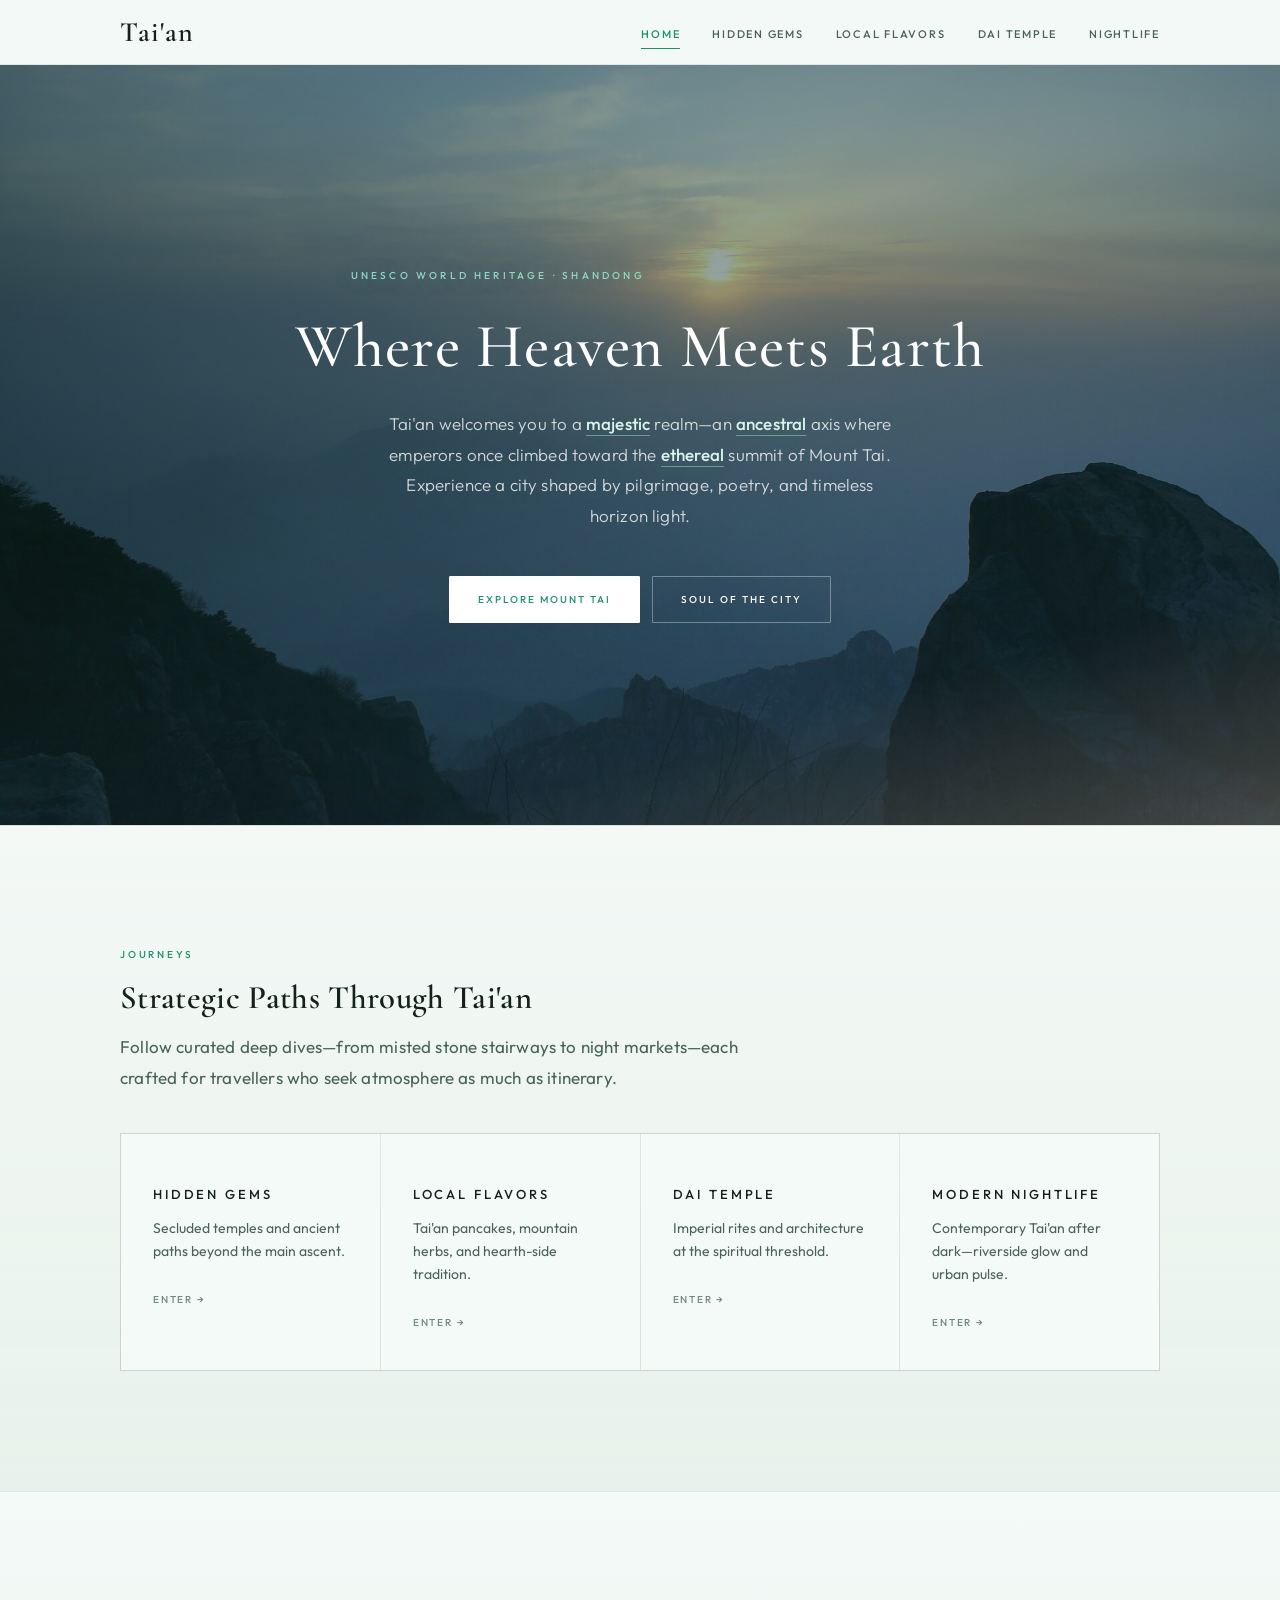
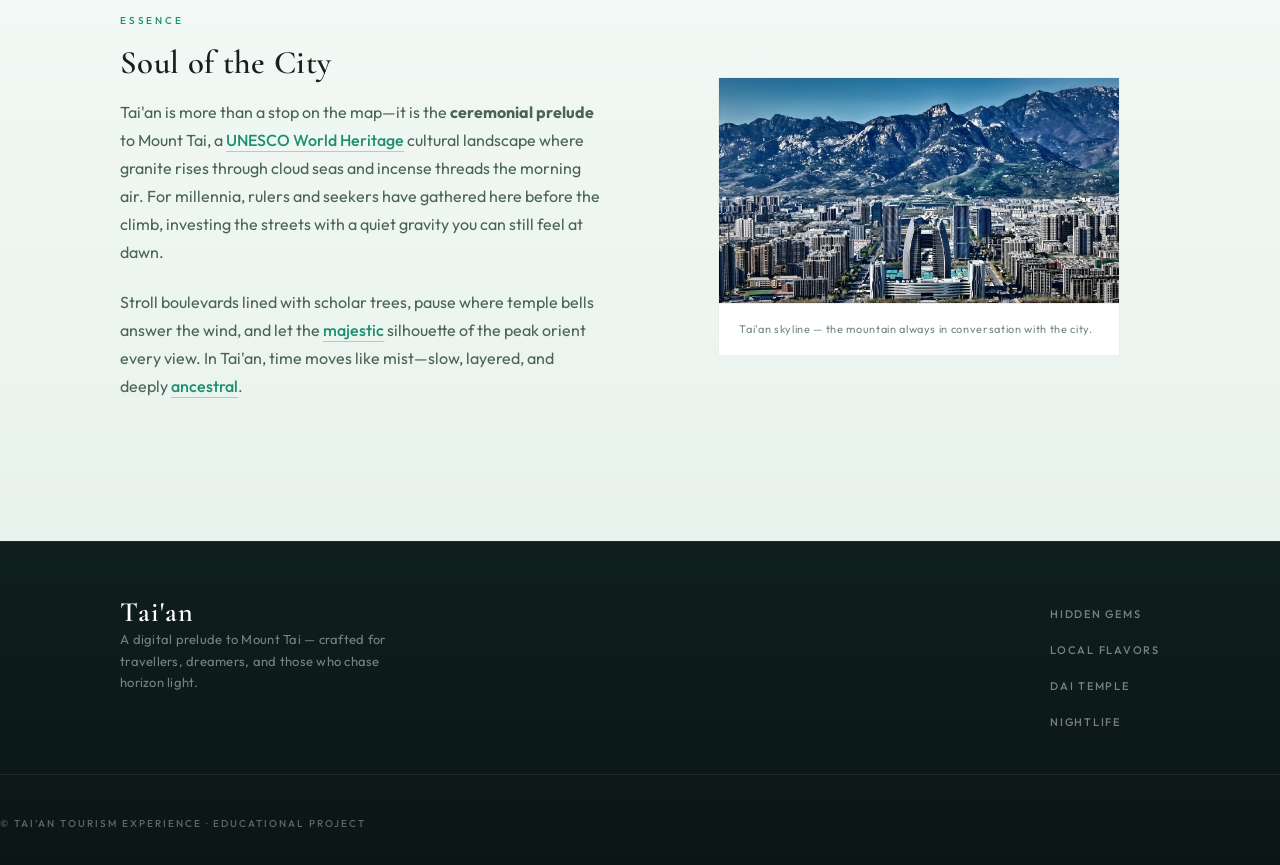
<file: index.html>
<!DOCTYPE html>
<html lang="en">
  <head>
    <meta charset="utf-8" />
    <meta name="viewport" content="width=device-width, initial-scale=1" />
    <meta
      name="description"
      content="Discover Tai'an — gateway to majestic Mount Tai, a UNESCO World Heritage landscape of ancestral spirit and ethereal beauty in Shandong, China."
    />
    <title>Tai'an | Majestic Gateway to Mount Tai</title>

    <!-- Google tag (gtag.js) -->
    <script async src="https://www.googletagmanager.com/gtag/js?id=G-R929XEPB9V"></script>
    <script>
      window.dataLayer = window.dataLayer || [];
      function gtag(){dataLayer.push(arguments);}
      gtag('js', new Date());

      gtag('config', 'G-R929XEPB9V');
    </script>

    <link rel="preconnect" href="https://fonts.googleapis.com" />
    <link rel="preconnect" href="https://fonts.gstatic.com" crossorigin />
    <link
      href="https://fonts.googleapis.com/css2?family=Cormorant+Garamond:ital,wght@0,400;0,500;0,600;0,700;1,400;1,500&family=Outfit:wght@300;400;500;600&display=swap"
      rel="stylesheet"
    />
    <link rel="stylesheet" href="css/style.css" />
  </head>
  <body class="page-shell">
    <header class="site-header" role="banner">
      <div class="wrap header-inner">
        <a class="logo" href="index.html">Tai'an</a>
        <button
          type="button"
          class="nav-toggle"
          aria-expanded="false"
          aria-controls="primary-navigation"
          aria-label="Open menu"
        >
          <span class="nav-toggle-bar" aria-hidden="true"></span>
        </button>
        <nav class="main-nav" id="primary-navigation" aria-label="Primary">
          <ul>
            <li><a href="index.html" class="is-active">Home</a></li>
            <li><a href="hidden-gems.html">Hidden Gems</a></li>
            <li><a href="local-flavors.html">Local Flavors</a></li>
            <li><a href="historical-landmarks.html">Dai Temple</a></li>
            <li><a href="modern-nightlife.html">Nightlife</a></li>
          </ul>
        </nav>
      </div>
    </header>

    <main id="main-content">
      <section class="hero" aria-labelledby="hero-heading">
        <div class="hero-inner">
          <p class="hero-eyebrow">UNESCO World Heritage · Shandong</p>
          <h1 id="hero-heading">Where Heaven Meets Earth</h1>
          <p class="lead">
            Tai'an welcomes you to a <span class="accent-word">majestic</span> realm—an
            <span class="accent-word">ancestral</span> axis where emperors once climbed toward the
            <span class="accent-word">ethereal</span> summit of Mount Tai. Experience a city shaped
            by pilgrimage, poetry, and timeless horizon light.
          </p>
          <div class="hero-cta">
            <a class="btn btn-primary" href="hidden-gems.html">Explore Mount Tai</a>
            <a class="btn btn-ghost" href="#soul">Soul of the City</a>
          </div>
        </div>
      </section>

      <section class="explore-section stack-lg" aria-labelledby="explore-heading">
        <div class="wrap">
          <p class="section-label">Journeys</p>
          <h2 id="explore-heading">Strategic Paths Through Tai'an</h2>
          <p class="lead flow-bottom">
            Follow curated deep dives—from misted stone stairways to night markets—each crafted for
            travellers who seek atmosphere as much as itinerary.
          </p>
          <div class="card-grid">
            <a class="explore-card" href="hidden-gems.html">
              <h3>Hidden Gems</h3>
              <p>Secluded temples and ancient paths beyond the main ascent.</p>
              <span class="card-link">Enter →</span>
            </a>
            <a class="explore-card" href="local-flavors.html">
              <h3>Local Flavors</h3>
              <p>Tai'an pancakes, mountain herbs, and hearth-side tradition.</p>
              <span class="card-link">Enter →</span>
            </a>
            <a class="explore-card" href="historical-landmarks.html">
              <h3>Dai Temple</h3>
              <p>Imperial rites and architecture at the spiritual threshold.</p>
              <span class="card-link">Enter →</span>
            </a>
            <a class="explore-card" href="modern-nightlife.html">
              <h3>Modern Nightlife</h3>
              <p>Contemporary Tai'an after dark—riverside glow and urban pulse.</p>
              <span class="card-link">Enter →</span>
            </a>
          </div>
        </div>
      </section>

      <section id="soul" class="soul-section stack-lg" aria-labelledby="soul-heading">
        <div class="wrap soul-grid">
          <div>
            <p class="section-label">Essence</p>
            <h2 id="soul-heading">Soul of the City</h2>
            <p>
              Tai'an is more than a stop on the map—it is the
              <strong>ceremonial prelude</strong> to Mount Tai, a
              <span class="accent-word">UNESCO World Heritage</span> cultural landscape where
              granite rises through cloud seas and incense threads the morning air. For millennia,
              rulers and seekers have gathered here before the climb, investing the streets with a
              quiet gravity you can still feel at dawn.
            </p>
            <p>
              Stroll boulevards lined with scholar trees, pause where temple bells answer the wind,
              and let the <span class="accent-word">majestic</span> silhouette of the peak orient
              every view. In Tai'an, time moves like mist—slow, layered, and deeply
              <span class="accent-word">ancestral</span>.
            </p>
          </div>
          <figure class="figure-frame media-bleed">
            <img
              src="images/taian-cityscape-skyline.jpg"
              alt="Tai'an city skyline with Mount Tai visible in soft haze beyond the urban buildings"
              width="640"
              height="420"
            />
            <figcaption>Tai'an skyline — the mountain always in conversation with the city.</figcaption>
          </figure>
        </div>
      </section>
    </main>

    <footer class="site-footer" role="contentinfo">
      <div class="wrap footer-inner">
        <div>
          <a class="logo" href="index.html">Tai'an</a>
          <p class="footer-meta">
            A digital prelude to Mount Tai — crafted for travellers, dreamers, and those who chase
            horizon light.
          </p>
        </div>
        <nav aria-label="Footer">
          <ul class="main-nav footer-nav">
            <li><a href="hidden-gems.html">Hidden Gems</a></li>
            <li><a href="local-flavors.html">Local Flavors</a></li>
            <li><a href="historical-landmarks.html">Dai Temple</a></li>
            <li><a href="modern-nightlife.html">Nightlife</a></li>
          </ul>
        </nav>
      </div>
      <div class="wrap footer-copy">© Tai'an Tourism Experience · Educational Project</div>
    </footer>

    <script src="js/main.js"></script>
  </body>
</html>
</file>
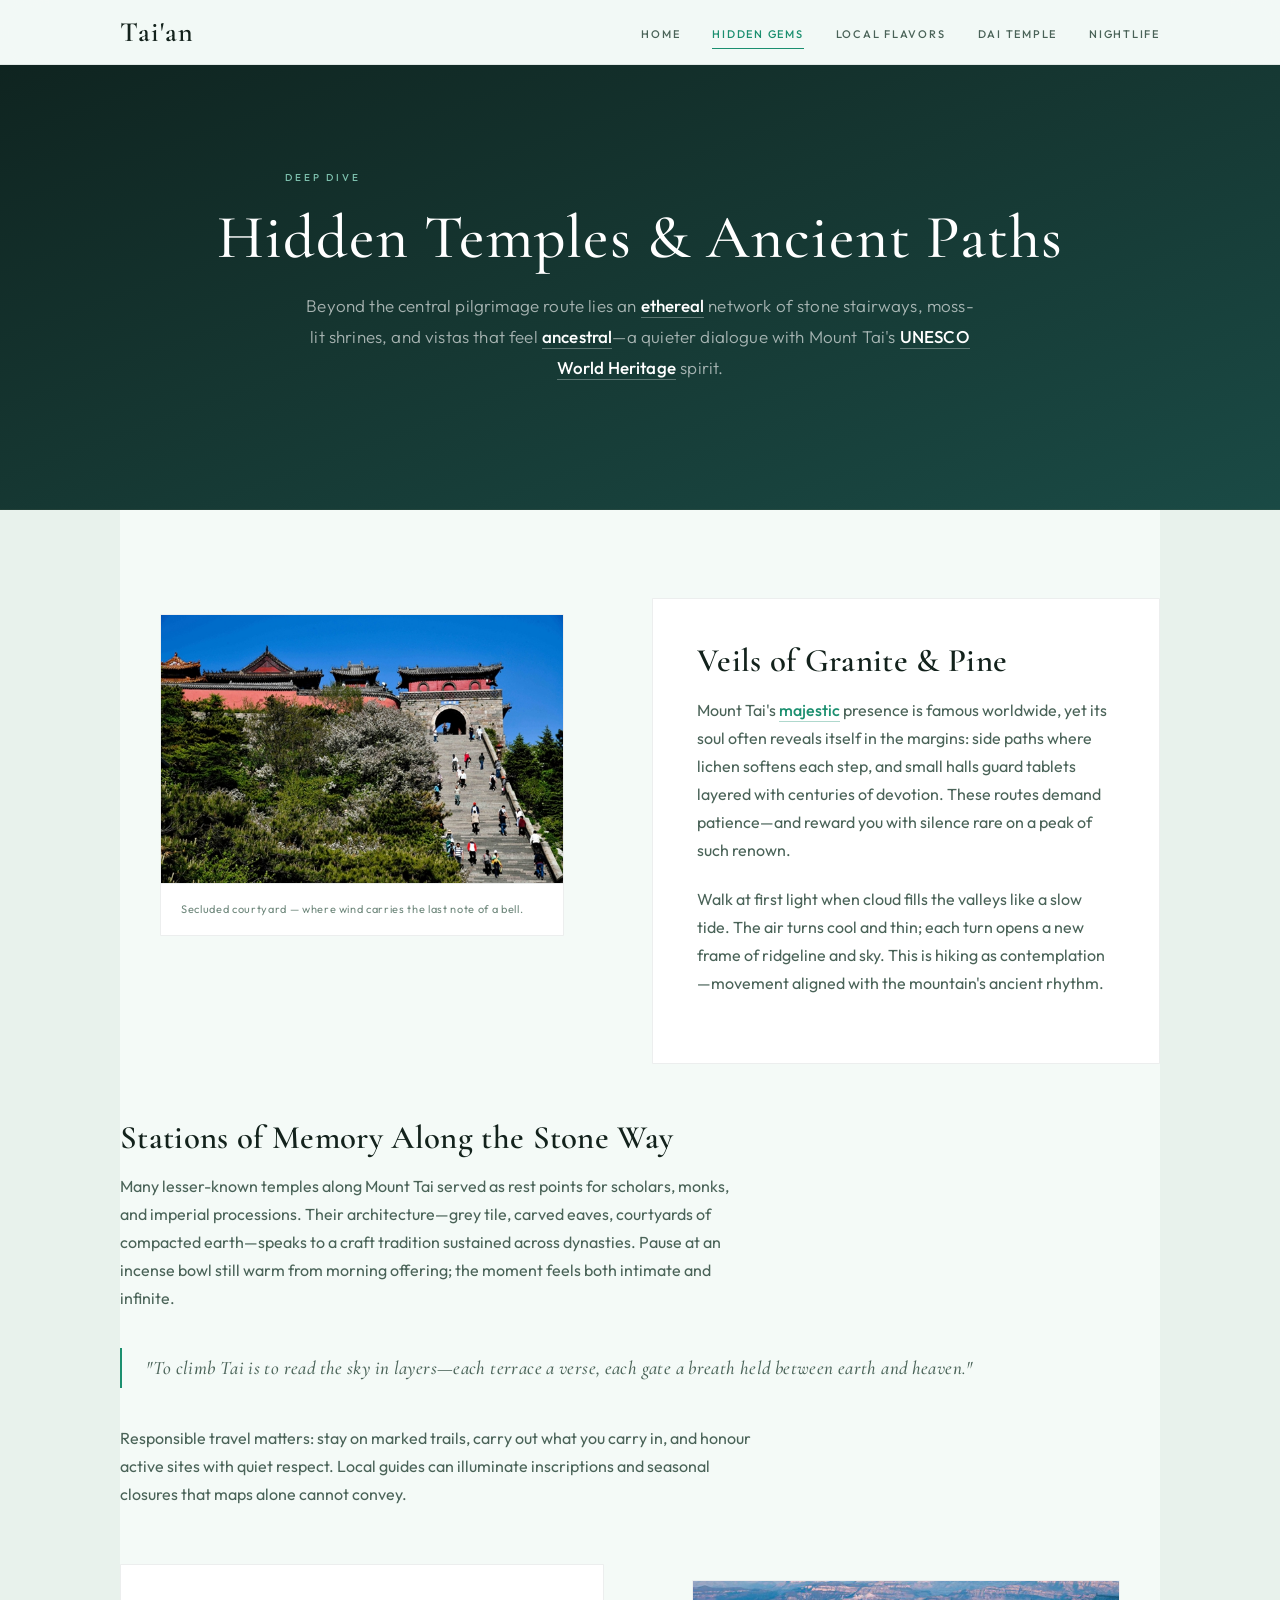
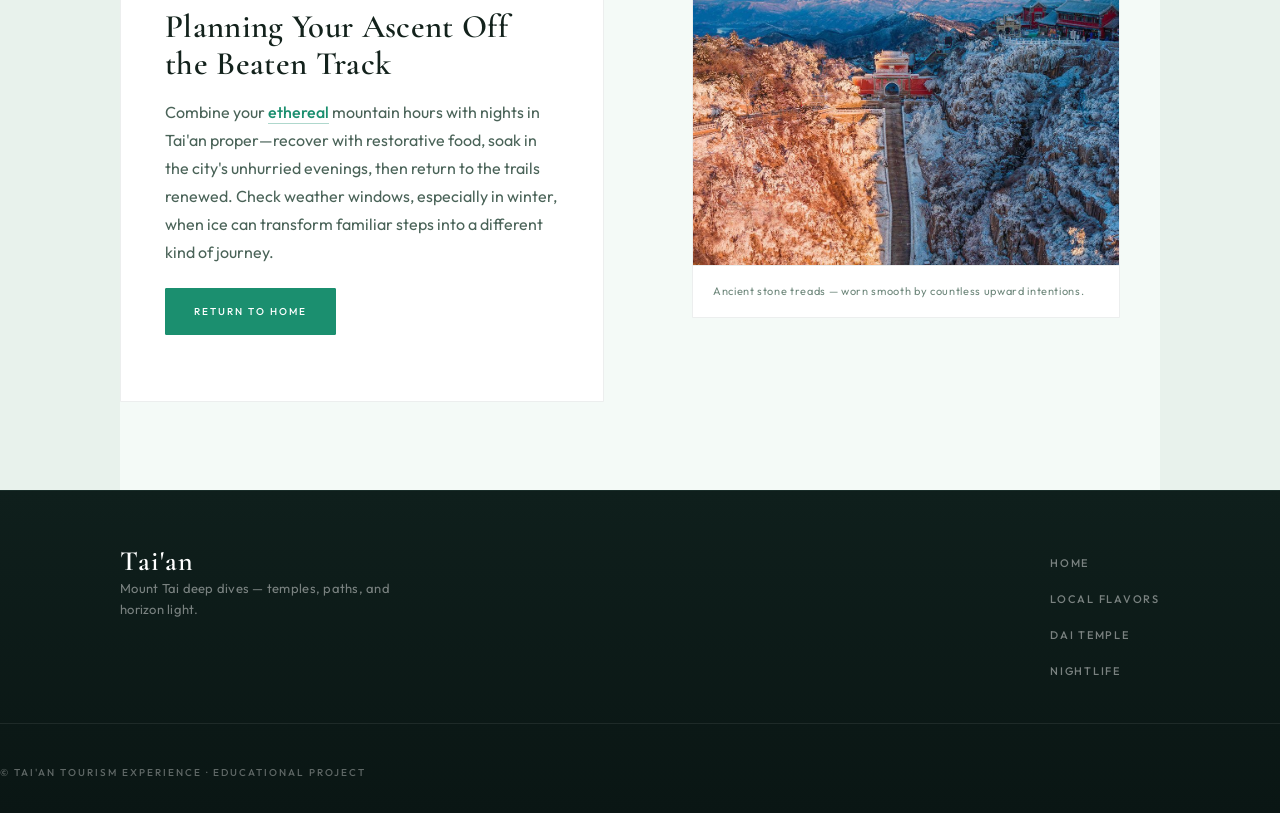
<file: hidden-gems.html>
<!DOCTYPE html>
<html lang="en">
  <head>
    <meta charset="utf-8" />
    <meta name="viewport" content="width=device-width, initial-scale=1" />
    <meta
      name="description"
      content="Hidden temples and ancient paths of Mount Tai — an ethereal deep dive into Tai'an's UNESCO World Heritage mountain beyond the crowded routes."
    />
    <title>Hidden Gems | Temples &amp; Ancient Paths of Mount Tai</title>

    <!-- Google tag (gtag.js) -->
    <script async src="https://www.googletagmanager.com/gtag/js?id=G-R929XEPB9V"></script>
    <script>
      window.dataLayer = window.dataLayer || [];
      function gtag(){dataLayer.push(arguments);}
      gtag('js', new Date());

      gtag('config', 'G-R929XEPB9V');
    </script>

    <link rel="preconnect" href="https://fonts.googleapis.com" />
    <link rel="preconnect" href="https://fonts.gstatic.com" crossorigin />
    <link
      href="https://fonts.googleapis.com/css2?family=Cormorant+Garamond:ital,wght@0,400;0,500;0,600;0,700;1,400;1,500&family=Outfit:wght@300;400;500;600&display=swap"
      rel="stylesheet"
    />
    <link rel="stylesheet" href="css/style.css" />
  </head>
  <body class="page-shell">
    <header class="site-header" role="banner">
      <div class="wrap header-inner">
        <a class="logo" href="index.html">Tai'an</a>
        <button
          type="button"
          class="nav-toggle"
          aria-expanded="false"
          aria-controls="primary-navigation"
          aria-label="Open menu"
        >
          <span class="nav-toggle-bar" aria-hidden="true"></span>
        </button>
        <nav class="main-nav" id="primary-navigation" aria-label="Primary">
          <ul>
            <li><a href="index.html">Home</a></li>
            <li><a href="hidden-gems.html" class="is-active">Hidden Gems</a></li>
            <li><a href="local-flavors.html">Local Flavors</a></li>
            <li><a href="historical-landmarks.html">Dai Temple</a></li>
            <li><a href="modern-nightlife.html">Nightlife</a></li>
          </ul>
        </nav>
      </div>
    </header>

    <main id="main-content">
      <header class="page-hero">
        <div class="wrap">
          <p class="section-label">Deep Dive</p>
          <h1>Hidden Temples &amp; Ancient Paths</h1>
          <p class="lead">
            Beyond the central pilgrimage route lies an <span class="accent-word">ethereal</span>
            network of stone stairways, moss-lit shrines, and vistas that feel
            <span class="accent-word">ancestral</span>—a quieter dialogue with Mount Tai's
            <span class="accent-word">UNESCO World Heritage</span> spirit.
          </p>
        </div>
      </header>

      <article class="article-main wrap">
        <div class="content-block split-feature">
          <figure class="figure-frame">
            <img
              src="images/mount-tai-hidden-temple.jpg"
              alt="Ancient stone temple courtyard tucked among pine trees on a mist-shrouded Mount Tai hillside"
              width="520"
              height="360"
            />
            <figcaption>Secluded courtyard — where wind carries the last note of a bell.</figcaption>
          </figure>
          <div class="glass-panel">
            <h2>Veils of Granite &amp; Pine</h2>
            <p>
              Mount Tai's <span class="accent-word">majestic</span> presence is famous worldwide, yet
              its soul often reveals itself in the margins: side paths where lichen softens each
              step, and small halls guard tablets layered with centuries of devotion. These routes
              demand patience—and reward you with silence rare on a peak of such renown.
            </p>
            <p>
              Walk at first light when cloud fills the valleys like a slow tide. The air turns cool
              and thin; each turn opens a new frame of ridgeline and sky. This is hiking as
              contemplation—movement aligned with the mountain's ancient rhythm.
            </p>
          </div>
        </div>

        <div class="content-block">
          <h2>Stations of Memory Along the Stone Way</h2>
          <p>
            Many lesser-known temples along Mount Tai served as rest points for scholars, monks, and
            imperial processions. Their architecture—grey tile, carved eaves, courtyards of
            compacted earth—speaks to a craft tradition sustained across dynasties. Pause at an
            incense bowl still warm from morning offering; the moment feels both intimate and
            infinite.
          </p>
          <blockquote class="quote-block">
            "To climb Tai is to read the sky in layers—each terrace a verse, each gate a breath held
            between earth and heaven."
          </blockquote>
          <p>
            Responsible travel matters: stay on marked trails, carry out what you carry in, and
            honour active sites with quiet respect. Local guides can illuminate inscriptions and
            seasonal closures that maps alone cannot convey.
          </p>
        </div>

        <div class="content-block split-feature">
          <div class="glass-panel">
            <h2>Planning Your Ascent Off the Beaten Track</h2>
            <p>
              Combine your <span class="accent-word">ethereal</span> mountain hours with nights in
              Tai'an proper—recover with restorative food, soak in the city's unhurried evenings,
              then return to the trails renewed. Check weather windows, especially in winter, when
              ice can transform familiar steps into a different kind of journey.
            </p>
            <p>
              <a class="btn btn-primary" href="index.html">Return to Home</a>
            </p>
          </div>
          <figure class="figure-frame">
            <img
              src="images/mount-tai-ancient-stone-path.jpg"
              alt="Weathered granite steps winding upward through pine forest on Mount Tai's ancient hiking path"
              width="520"
              height="360"
            />
            <figcaption>Ancient stone treads — worn smooth by countless upward intentions.</figcaption>
          </figure>
        </div>
      </article>
    </main>

    <footer class="site-footer" role="contentinfo">
      <div class="wrap footer-inner">
        <div>
          <a class="logo" href="index.html">Tai'an</a>
          <p class="footer-meta">Mount Tai deep dives — temples, paths, and horizon light.</p>
        </div>
        <nav aria-label="Footer">
          <ul class="main-nav footer-nav">
            <li><a href="index.html">Home</a></li>
            <li><a href="local-flavors.html">Local Flavors</a></li>
            <li><a href="historical-landmarks.html">Dai Temple</a></li>
            <li><a href="modern-nightlife.html">Nightlife</a></li>
          </ul>
        </nav>
      </div>
      <div class="wrap footer-copy">© Tai'an Tourism Experience · Educational Project</div>
    </footer>

    <script src="js/main.js"></script>
  </body>
</html>
</file>
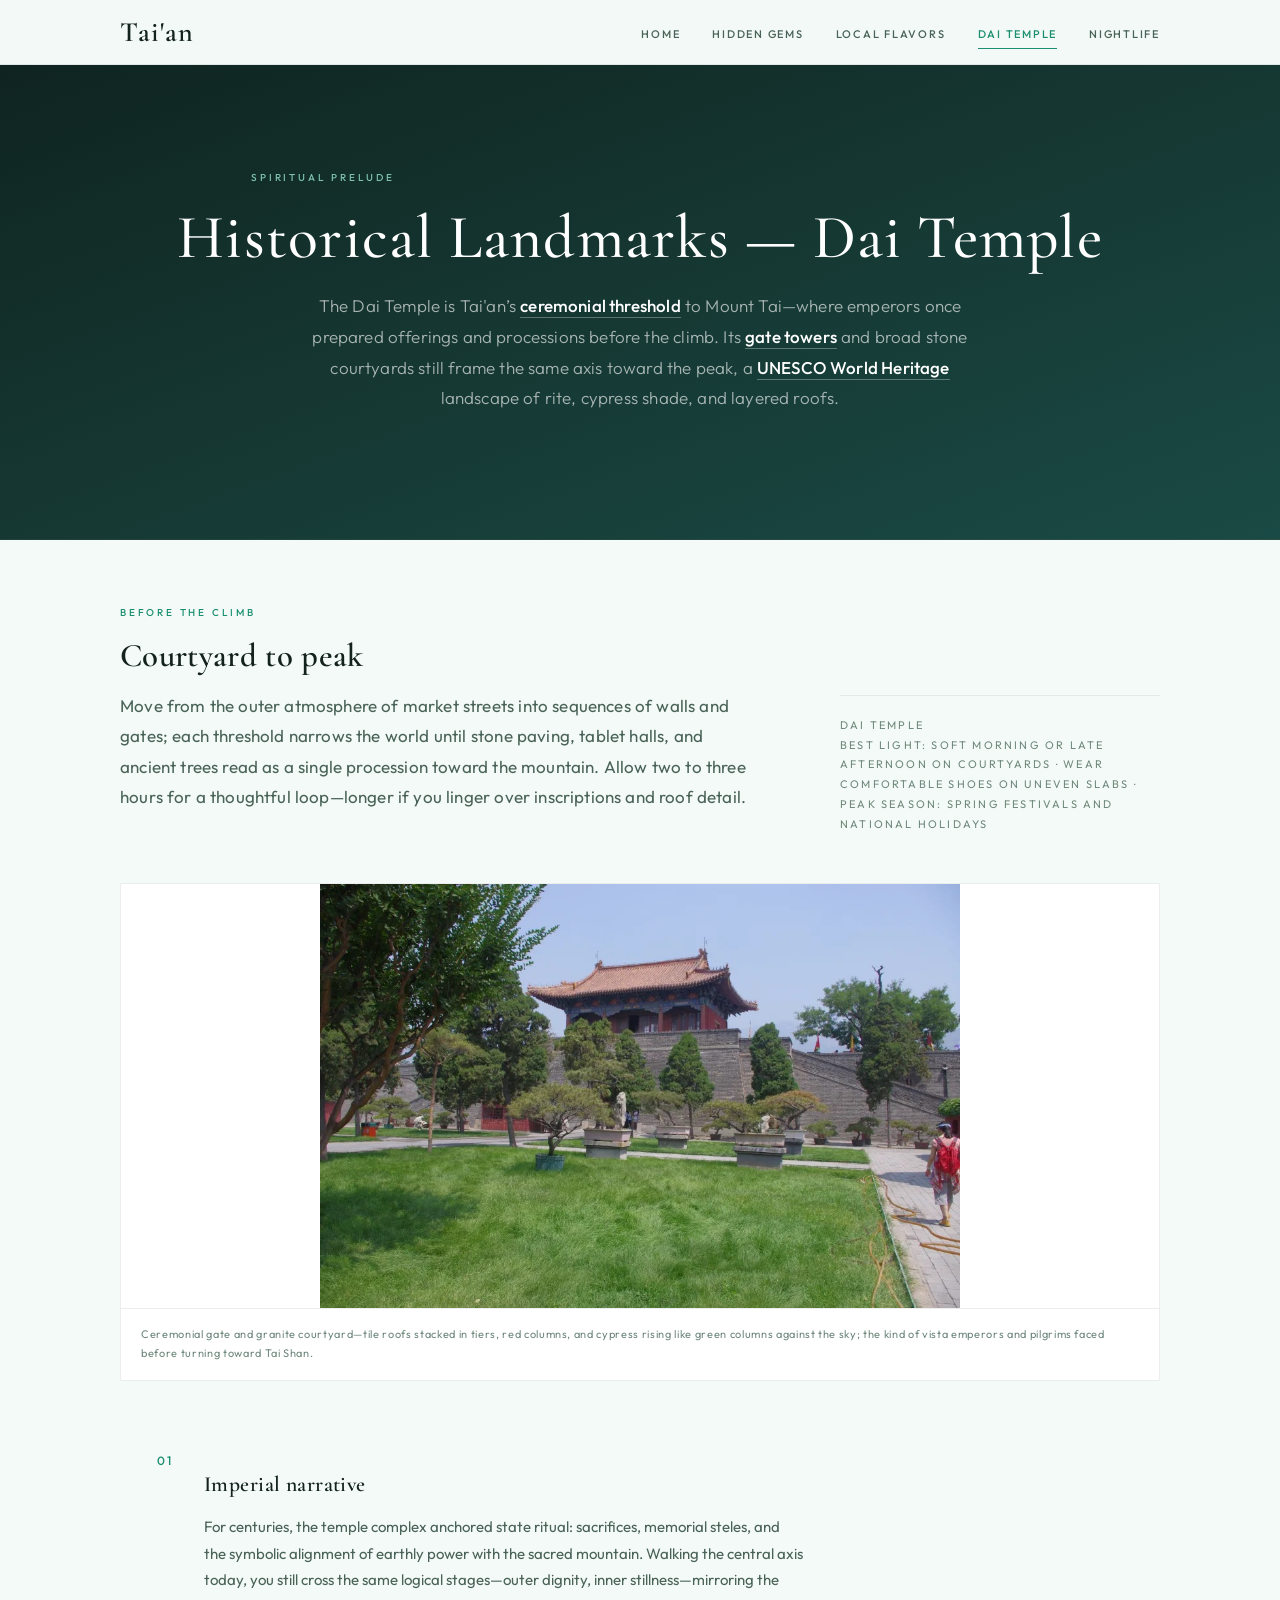
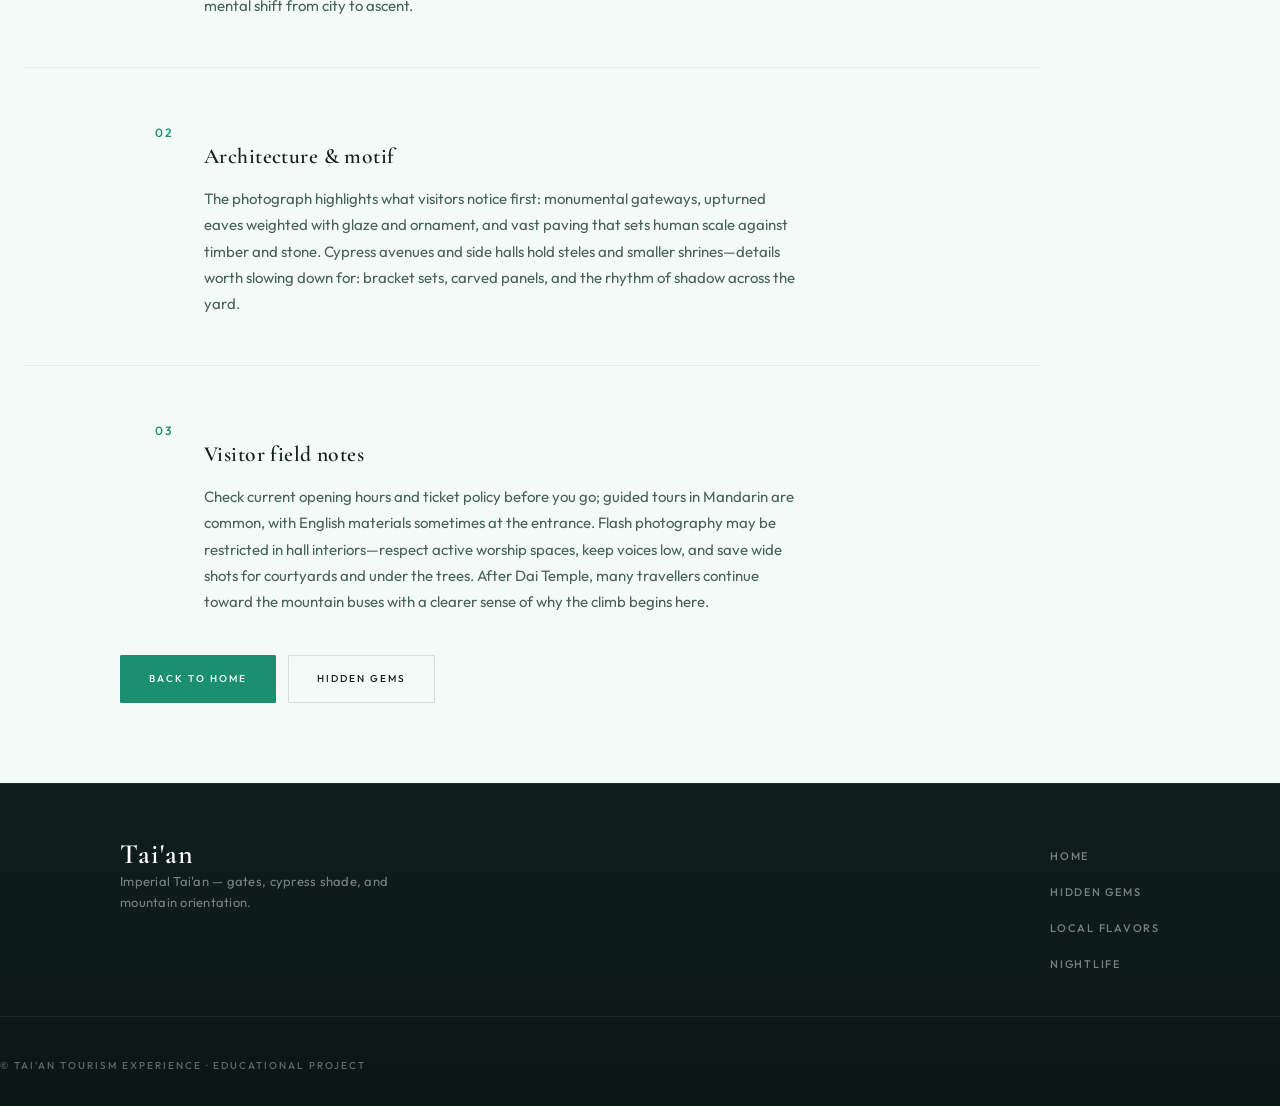
<file: historical-landmarks.html>
<!DOCTYPE html>
<html lang="en">
  <head>
    <meta charset="utf-8" />
    <meta name="viewport" content="width=device-width, initial-scale=1" />
    <meta
      name="description"
      content="Dai Temple in Tai'an — imperial gateway to Mount Tai, ceremonial courtyards, ancient cypress, and UNESCO World Heritage context."
    />
    <title>Historical Landmarks | Dai Temple &amp; Imperial Tai'an</title>

    <!-- Google tag (gtag.js) -->
    <script async src="https://www.googletagmanager.com/gtag/js?id=G-R929XEPB9V"></script>
    <script>
      window.dataLayer = window.dataLayer || [];
      function gtag(){dataLayer.push(arguments);}
      gtag('js', new Date());

      gtag('config', 'G-R929XEPB9V');
    </script>

    <link rel="preconnect" href="https://fonts.googleapis.com" />
    <link rel="preconnect" href="https://fonts.gstatic.com" crossorigin />
    <link
      href="https://fonts.googleapis.com/css2?family=Cormorant+Garamond:ital,wght@0,400;0,500;0,600;0,700;1,400;1,500&family=Outfit:wght@300;400;500;600&display=swap"
      rel="stylesheet"
    />
    <link rel="stylesheet" href="css/style.css" />
  </head>
  <body class="page-shell">
    <header class="site-header" role="banner">
      <div class="wrap header-inner">
        <a class="logo" href="index.html">Tai'an</a>
        <button
          type="button"
          class="nav-toggle"
          aria-expanded="false"
          aria-controls="primary-navigation"
          aria-label="Open menu"
        >
          <span class="nav-toggle-bar" aria-hidden="true"></span>
        </button>
        <nav class="main-nav" id="primary-navigation" aria-label="Primary">
          <ul>
            <li><a href="index.html">Home</a></li>
            <li><a href="hidden-gems.html">Hidden Gems</a></li>
            <li><a href="local-flavors.html">Local Flavors</a></li>
            <li><a href="historical-landmarks.html" class="is-active">Dai Temple</a></li>
            <li><a href="modern-nightlife.html">Nightlife</a></li>
          </ul>
        </nav>
      </div>
    </header>

    <main id="main-content">
      <header class="page-hero">
        <div class="wrap">
          <p class="section-label">Spiritual prelude</p>
          <h1>Historical Landmarks — Dai Temple</h1>
          <p class="lead">
            The Dai Temple is Tai'an’s <span class="accent-word">ceremonial threshold</span>
            to Mount Tai—where emperors once prepared offerings and processions before the climb.
            Its <span class="accent-word">gate towers</span> and broad stone courtyards still frame
            the same axis toward the peak, a <span class="accent-word">UNESCO World Heritage</span>
            landscape of rite, cypress shade, and layered roofs.
          </p>
        </div>
      </header>

      <section class="topic-body topic-body--dai" aria-labelledby="dai-layout-heading">
        <div class="wrap dai-editorial">
          <div class="dai-editorial__text">
            <p class="section-label">Before the climb</p>
            <h2 id="dai-layout-heading">Courtyard to peak</h2>
            <p class="lead">
              Move from the outer atmosphere of market streets into sequences of walls and gates;
              each threshold narrows the world until stone paving, tablet halls, and ancient trees
              read as a single procession toward the mountain. Allow two to three hours for a
              thoughtful loop—longer if you linger over inscriptions and roof detail.
            </p>
          </div>
          <div class="dai-editorial__meta">
            Dai Temple<br />
            Best light: soft morning or late afternoon on courtyards · Wear comfortable shoes on
            uneven slabs · Peak season: spring festivals and national holidays
          </div>
        </div>

        <figure class="wrap dai-figure-contained figure-frame">
          <img
            src="images/dai-temple-gate-courtyard.jpg"
            alt="Ornate traditional gate and wide stone courtyard at Dai Temple with layered roofs and cypress trees"
            width="960"
            height="420"
          />
          <figcaption>
            Ceremonial gate and granite courtyard—tile roofs stacked in tiers, red columns, and
            cypress rising like green columns against the sky; the kind of vista emperors and
            pilgrims faced before turning toward Tai Shan.
          </figcaption>
        </figure>

        <ol class="dai-timeline wrap">
          <li class="dai-timeline__item">
            <div class="dai-timeline__body">
              <h3>Imperial narrative</h3>
              <p>
                For centuries, the temple complex anchored state ritual: sacrifices, memorial
                steles, and the symbolic alignment of earthly power with the sacred mountain.
                Walking the central axis today, you still cross the same logical stages—outer
                dignity, inner stillness—mirroring the mental shift from city to ascent.
              </p>
            </div>
          </li>
          <li class="dai-timeline__item">
            <div class="dai-timeline__body">
              <h3>Architecture &amp; motif</h3>
              <p>
                The photograph highlights what visitors notice first: monumental gateways, upturned
                eaves weighted with glaze and ornament, and vast paving that sets human scale
                against timber and stone. Cypress avenues and side halls hold steles and smaller
                shrines—details worth slowing down for: bracket sets, carved panels, and the rhythm
                of shadow across the yard.
              </p>
            </div>
          </li>
          <li class="dai-timeline__item">
            <div class="dai-timeline__body">
              <h3>Visitor field notes</h3>
              <p>
                Check current opening hours and ticket policy before you go; guided tours in
                Mandarin are common, with English materials sometimes at the entrance. Flash
                photography may be restricted in hall interiors—respect active worship spaces,
                keep voices low, and save wide shots for courtyards and under the trees. After Dai
                Temple, many travellers continue toward the mountain buses with a clearer sense of why
                the climb begins here.
              </p>
            </div>
          </li>
        </ol>

        <div class="wrap flow-top btn-row">
          <a class="btn btn-primary" href="index.html">Back to Home</a>
          <a class="btn btn-secondary" href="hidden-gems.html">Hidden Gems</a>
        </div>
      </section>
    </main>

    <footer class="site-footer" role="contentinfo">
      <div class="wrap footer-inner">
        <div>
          <a class="logo" href="index.html">Tai'an</a>
          <p class="footer-meta">Imperial Tai'an — gates, cypress shade, and mountain orientation.</p>
        </div>
        <nav aria-label="Footer">
          <ul class="main-nav footer-nav">
            <li><a href="index.html">Home</a></li>
            <li><a href="hidden-gems.html">Hidden Gems</a></li>
            <li><a href="local-flavors.html">Local Flavors</a></li>
            <li><a href="modern-nightlife.html">Nightlife</a></li>
          </ul>
        </nav>
      </div>
      <div class="wrap footer-copy">© Tai'an Tourism Experience · Educational Project</div>
    </footer>

    <script src="js/main.js"></script>
  </body>
</html>
</file>
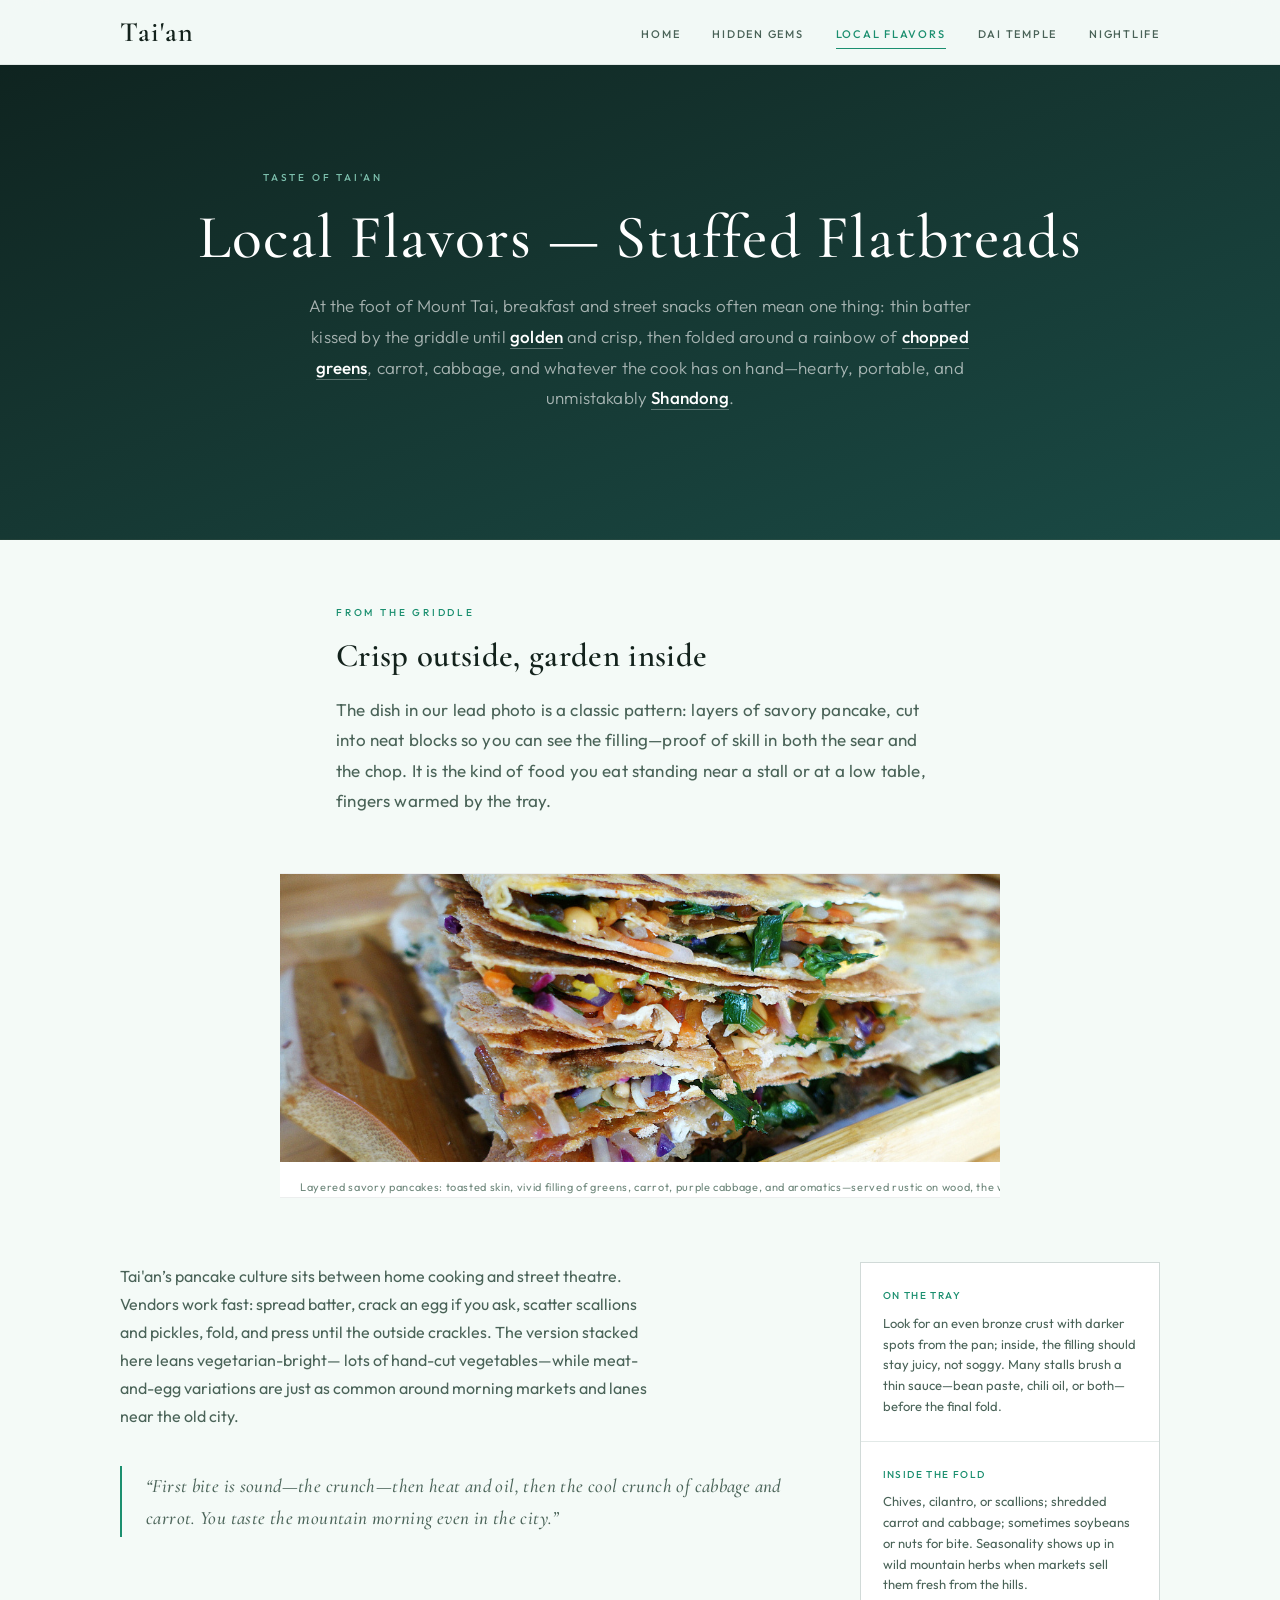
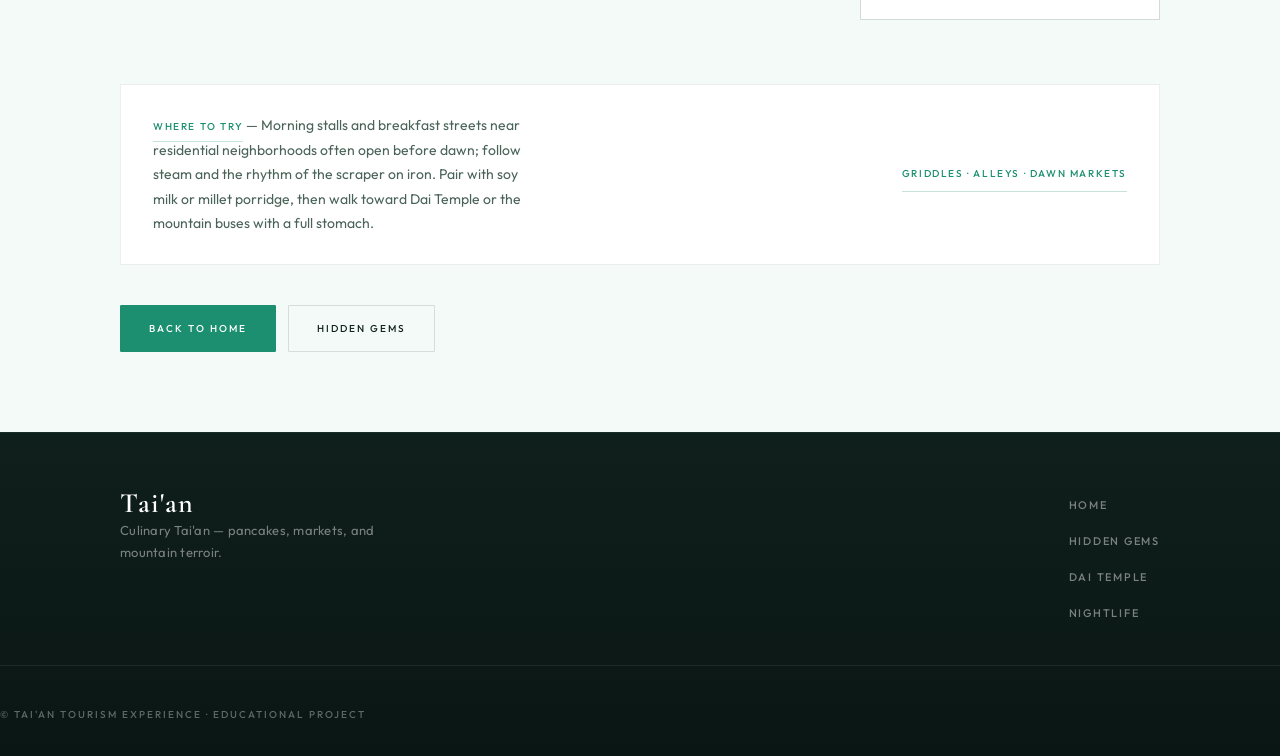
<file: local-flavors.html>
<!DOCTYPE html>
<html lang="en">
  <head>
    <meta charset="utf-8" />
    <meta name="viewport" content="width=device-width, initial-scale=1" />
    <meta
      name="description"
      content="Local flavors of Tai'an — crispy stuffed flatbreads, morning griddles, and Shandong street-food tradition at the foot of Mount Tai."
    />
    <title>Local Flavors | Tai'an Pancakes &amp; Mountain Taste</title>

    <!-- Google tag (gtag.js) -->
    <script async src="https://www.googletagmanager.com/gtag/js?id=G-R929XEPB9V"></script>
    <script>
      window.dataLayer = window.dataLayer || [];
      function gtag(){dataLayer.push(arguments);}
      gtag('js', new Date());

      gtag('config', 'G-R929XEPB9V');
    </script>

    <link rel="preconnect" href="https://fonts.googleapis.com" />
    <link rel="preconnect" href="https://fonts.gstatic.com" crossorigin />
    <link
      href="https://fonts.googleapis.com/css2?family=Cormorant+Garamond:ital,wght@0,400;0,500;0,600;0,700;1,400;1,500&family=Outfit:wght@300;400;500;600&display=swap"
      rel="stylesheet"
    />
    <link rel="stylesheet" href="css/style.css" />
  </head>
  <body class="page-shell">
    <header class="site-header" role="banner">
      <div class="wrap header-inner">
        <a class="logo" href="index.html">Tai'an</a>
        <button
          type="button"
          class="nav-toggle"
          aria-expanded="false"
          aria-controls="primary-navigation"
          aria-label="Open menu"
        >
          <span class="nav-toggle-bar" aria-hidden="true"></span>
        </button>
        <nav class="main-nav" id="primary-navigation" aria-label="Primary">
          <ul>
            <li><a href="index.html">Home</a></li>
            <li><a href="hidden-gems.html">Hidden Gems</a></li>
            <li><a href="local-flavors.html" class="is-active">Local Flavors</a></li>
            <li><a href="historical-landmarks.html">Dai Temple</a></li>
            <li><a href="modern-nightlife.html">Nightlife</a></li>
          </ul>
        </nav>
      </div>
    </header>

    <main id="main-content">
      <header class="page-hero">
        <div class="wrap">
          <p class="section-label">Taste of Tai'an</p>
          <h1>Local Flavors — Stuffed Flatbreads</h1>
          <p class="lead">
            At the foot of Mount Tai, breakfast and street snacks often mean one thing: thin batter
            kissed by the griddle until <span class="accent-word">golden</span> and crisp, then
            folded around a rainbow of <span class="accent-word">chopped greens</span>, carrot,
            cabbage, and whatever the cook has on hand—hearty, portable, and unmistakably
            <span class="accent-word">Shandong</span>.
          </p>
        </div>
      </header>

      <section class="topic-body topic-body--flavors" aria-labelledby="flavors-layout-heading">
        <div class="wrap topic-intro-block">
          <p class="section-label">From the griddle</p>
          <h2 id="flavors-layout-heading">Crisp outside, garden inside</h2>
          <p class="lead">
            The dish in our lead photo is a classic pattern: layers of savory pancake, cut into
            neat blocks so you can see the filling—proof of skill in both the sear and the chop. It
            is the kind of food you eat standing near a stall or at a low table, fingers warmed by
            the tray.
          </p>
        </div>

        <figure class="topic-bleed-full figure-frame">
          <img
            src="images/taian-pancake-street-food.jpg"
            alt="Stack of golden crispy stuffed flatbreads cut to show layered vegetables and greens on a wooden serving tray"
            width="1600"
            height="520"
          />
          <figcaption class="wrap">
            Layered savory pancakes: toasted skin, vivid filling of greens, carrot, purple cabbage,
            and aromatics—served rustic on wood, the way locals like it.
          </figcaption>
        </figure>

        <div class="wrap topic-flavors-split">
          <div class="topic-flavors-main">
            <p>
              Tai'an’s pancake culture sits between home cooking and street theatre. Vendors work
              fast: spread batter, crack an egg if you ask, scatter scallions and pickles, fold, and
              press until the outside crackles. The version stacked here leans vegetarian-bright—
              lots of hand-cut vegetables—while meat-and-egg variations are just as common around
              morning markets and lanes near the old city.
            </p>
            <blockquote class="quote-block">
              “First bite is sound—the crunch—then heat and oil, then the cool crunch of cabbage
              and carrot. You taste the mountain morning even in the city.”
            </blockquote>
          </div>
          <aside class="topic-flavors-rail" aria-label="Dish notes">
            <div class="rail-card">
              <strong>On the tray</strong>
              <p>
                Look for an even bronze crust with darker spots from the pan; inside, the filling
                should stay juicy, not soggy. Many stalls brush a thin sauce—bean paste, chili oil,
                or both—before the final fold.
              </p>
            </div>
            <div class="rail-card">
              <strong>Inside the fold</strong>
              <p>
                Chives, cilantro, or scallions; shredded carrot and cabbage; sometimes soybeans or
                nuts for bite. Seasonality shows up in wild mountain herbs when markets sell them
                fresh from the hills.
              </p>
            </div>
          </aside>
        </div>

        <div class="wrap topic-flavors-strip">
          <p>
            <span class="flavor-tag">Where to try</span> — Morning stalls and breakfast streets
            near residential neighborhoods often open before dawn; follow steam and the rhythm of
            the scraper on iron. Pair with soy milk or millet porridge, then walk toward Dai Temple
            or the mountain buses with a full stomach.
          </p>
          <span class="flavor-tag" aria-hidden="true">Griddles · Alleys · Dawn markets</span>
        </div>

        <div class="wrap flow-top btn-row">
          <a class="btn btn-primary" href="index.html">Back to Home</a>
          <a class="btn btn-secondary" href="hidden-gems.html">Hidden Gems</a>
        </div>
      </section>
    </main>

    <footer class="site-footer" role="contentinfo">
      <div class="wrap footer-inner">
        <div>
          <a class="logo" href="index.html">Tai'an</a>
          <p class="footer-meta">Culinary Tai'an — pancakes, markets, and mountain terroir.</p>
        </div>
        <nav aria-label="Footer">
          <ul class="main-nav footer-nav">
            <li><a href="index.html">Home</a></li>
            <li><a href="hidden-gems.html">Hidden Gems</a></li>
            <li><a href="historical-landmarks.html">Dai Temple</a></li>
            <li><a href="modern-nightlife.html">Nightlife</a></li>
          </ul>
        </nav>
      </div>
      <div class="wrap footer-copy">© Tai'an Tourism Experience · Educational Project</div>
    </footer>

    <script src="js/main.js"></script>
  </body>
</html>
</file>
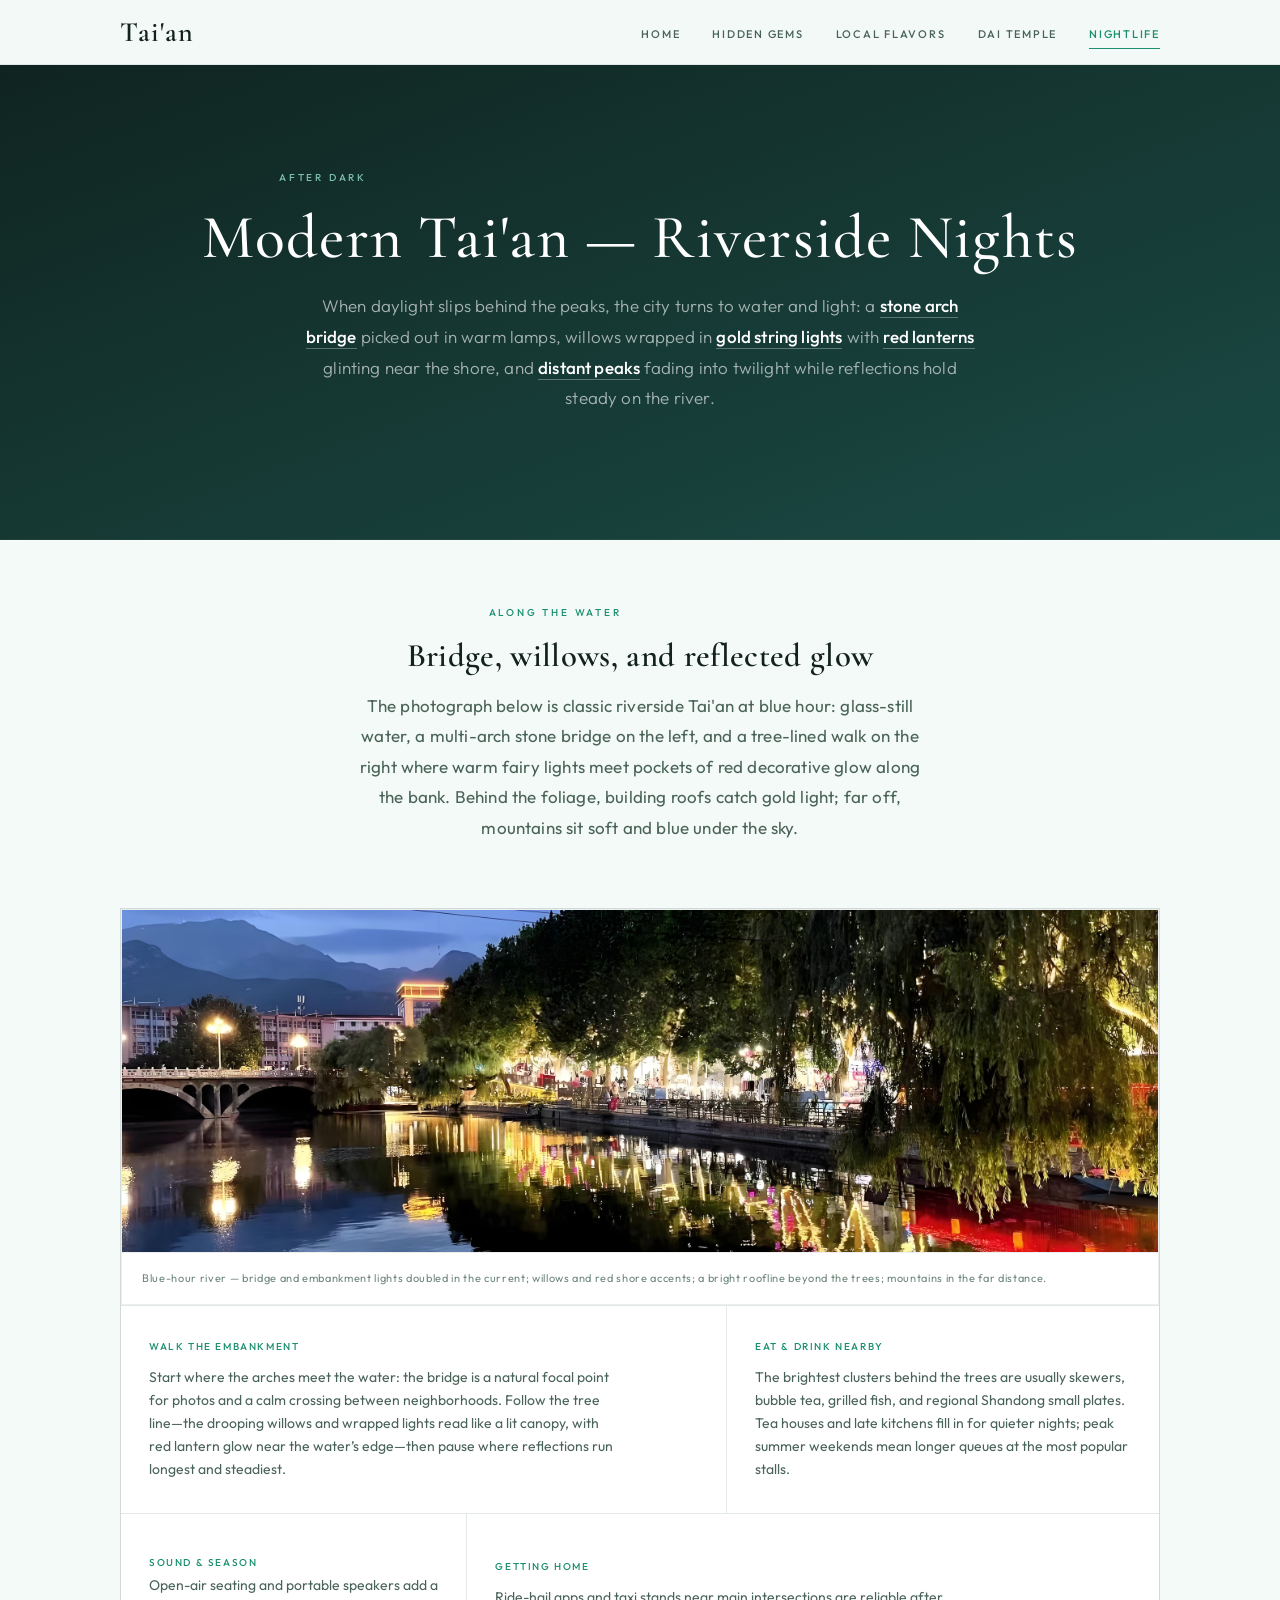
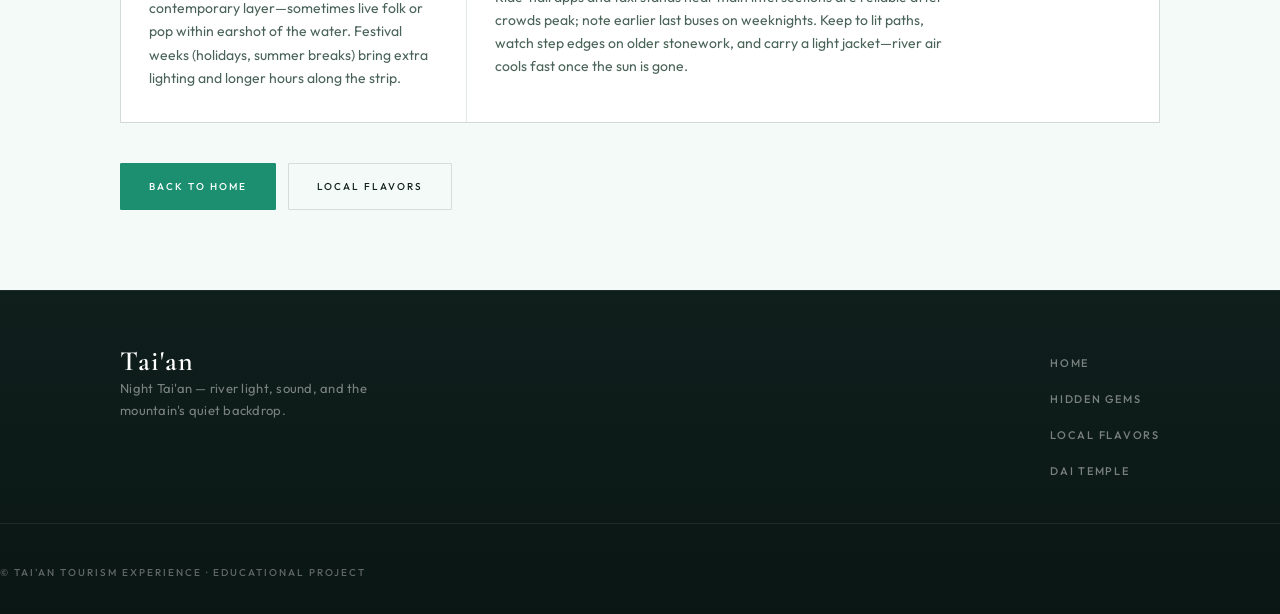
<file: modern-nightlife.html>
<!DOCTYPE html>
<html lang="en">
  <head>
    <meta charset="utf-8" />
    <meta name="viewport" content="width=device-width, initial-scale=1" />
    <meta
      name="description"
      content="Tai'an after dark — calm river reflections, a lit stone arch bridge, willow canopies in warm string lights with red accents near the water, and mountain silhouettes at twilight."
    />
    <title>Modern Tai'an Nightlife | After Dark in the Mountain City</title>

    <!-- Google tag (gtag.js) -->
    <script async src="https://www.googletagmanager.com/gtag/js?id=G-R929XEPB9V"></script>
    <script>
      window.dataLayer = window.dataLayer || [];
      function gtag(){dataLayer.push(arguments);}
      gtag('js', new Date());

      gtag('config', 'G-R929XEPB9V');
    </script>

    <link rel="preconnect" href="https://fonts.googleapis.com" />
    <link rel="preconnect" href="https://fonts.gstatic.com" crossorigin />
    <link
      href="https://fonts.googleapis.com/css2?family=Cormorant+Garamond:ital,wght@0,400;0,500;0,600;0,700;1,400;1,500&family=Outfit:wght@300;400;500;600&display=swap"
      rel="stylesheet"
    />
    <link rel="stylesheet" href="css/style.css" />
  </head>
  <body class="page-shell">
    <header class="site-header" role="banner">
      <div class="wrap header-inner">
        <a class="logo" href="index.html">Tai'an</a>
        <button
          type="button"
          class="nav-toggle"
          aria-expanded="false"
          aria-controls="primary-navigation"
          aria-label="Open menu"
        >
          <span class="nav-toggle-bar" aria-hidden="true"></span>
        </button>
        <nav class="main-nav" id="primary-navigation" aria-label="Primary">
          <ul>
            <li><a href="index.html">Home</a></li>
            <li><a href="hidden-gems.html">Hidden Gems</a></li>
            <li><a href="local-flavors.html">Local Flavors</a></li>
            <li><a href="historical-landmarks.html">Dai Temple</a></li>
            <li><a href="modern-nightlife.html" class="is-active">Nightlife</a></li>
          </ul>
        </nav>
      </div>
    </header>

    <main id="main-content">
      <header class="page-hero">
        <div class="wrap">
          <p class="section-label">After dark</p>
          <h1>Modern Tai'an — Riverside Nights</h1>
          <p class="lead">
            When daylight slips behind the peaks, the city turns to water and light: a
            <span class="accent-word">stone arch bridge</span> picked out in warm lamps, willows
            wrapped in <span class="accent-word">gold string lights</span> with
            <span class="accent-word">red lanterns</span> glinting near the shore, and
            <span class="accent-word">distant peaks</span> fading into twilight while reflections
            hold steady on the river.
          </p>
        </div>
      </header>

      <section class="topic-body topic-body--night" aria-labelledby="night-layout-heading">
        <div class="wrap night-intro">
          <p class="section-label">Along the water</p>
          <h2 id="night-layout-heading">Bridge, willows, and reflected glow</h2>
          <p class="lead">
            The photograph below is classic riverside Tai'an at blue hour: glass-still water,
            a multi-arch stone bridge on the left, and a tree-lined walk on the right where warm
            fairy lights meet pockets of red decorative glow along the bank. Behind the foliage,
            building roofs catch gold light; far off, mountains sit soft and blue under the sky.
          </p>
        </div>

        <div class="wrap night-bento" role="list">
          <figure class="bento bento--hero figure-frame" role="listitem">
            <img
              src="images/taian-night-river-lights.jpg"
              alt="Twilight riverside: calm water reflecting a lit multi-arch stone bridge, willow trees with warm string lights and red accents along the promenade, buildings with golden roofline lighting, hazy mountains on the horizon"
              width="1200"
              height="420"
            />
            <figcaption>
              Blue-hour river — bridge and embankment lights doubled in the current; willows and
              red shore accents; a bright roofline beyond the trees; mountains in the far distance.
            </figcaption>
          </figure>

          <article class="bento bento--a" role="listitem">
            <span class="bento__label">Walk the embankment</span>
            <p class="bento__text">
              Start where the arches meet the water: the bridge is a natural focal point for photos
              and a calm crossing between neighborhoods. Follow the tree line—the drooping willows
              and wrapped lights read like a lit canopy, with red lantern glow near the water’s
              edge—then pause where reflections run longest and steadiest.
            </p>
          </article>

          <article class="bento bento--b" role="listitem">
            <span class="bento__label">Eat &amp; drink nearby</span>
            <p class="bento__text">
              The brightest clusters behind the trees are usually skewers, bubble tea, grilled
              fish, and regional Shandong small plates. Tea houses and late kitchens fill in for
              quieter nights; peak summer weekends mean longer queues at the most popular stalls.
            </p>
          </article>

          <article class="bento bento--c" role="listitem">
            <span class="bento__label">Sound &amp; season</span>
            <p class="bento__text">
              Open-air seating and portable speakers add a contemporary layer—sometimes live folk
              or pop within earshot of the water. Festival weeks (holidays, summer breaks) bring
              extra lighting and longer hours along the strip.
            </p>
          </article>

          <article class="bento bento--d" role="listitem">
            <span class="bento__label">Getting home</span>
            <p class="bento__text">
              Ride-hail apps and taxi stands near main intersections are reliable after crowds
              peak; note earlier last buses on weeknights. Keep to lit paths, watch step edges on
              older stonework, and carry a light jacket—river air cools fast once the sun is gone.
            </p>
          </article>
        </div>

        <div class="wrap flow-top btn-row">
          <a class="btn btn-primary" href="index.html">Back to Home</a>
          <a class="btn btn-secondary" href="local-flavors.html">Local Flavors</a>
        </div>
      </section>
    </main>

    <footer class="site-footer" role="contentinfo">
      <div class="wrap footer-inner">
        <div>
          <a class="logo" href="index.html">Tai'an</a>
          <p class="footer-meta">Night Tai'an — river light, sound, and the mountain's quiet backdrop.</p>
        </div>
        <nav aria-label="Footer">
          <ul class="main-nav footer-nav">
            <li><a href="index.html">Home</a></li>
            <li><a href="hidden-gems.html">Hidden Gems</a></li>
            <li><a href="local-flavors.html">Local Flavors</a></li>
            <li><a href="historical-landmarks.html">Dai Temple</a></li>
          </ul>
        </nav>
      </div>
      <div class="wrap footer-copy">© Tai'an Tourism Experience · Educational Project</div>
    </footer>

    <script src="js/main.js"></script>
  </body>
</html>
</file>
<file: css/style.css>
/* ==========================================================================
   Tai'an Tourism — Nordic editorial + fresh, alive palette (mist / pine / jade)
   Adobe Dreamweaver–friendly CSS3
   ========================================================================== */

:root {
  --canvas: #e8f2ec;
  --surface: #f4faf7;
  --white: #ffffff;
  --ink: #13221c;
  --ink-muted: #4a6358;
  --ink-faint: #6f887c;
  --line: rgba(18, 48, 38, 0.08);
  --line-strong: rgba(22, 58, 46, 0.14);
  --veil: rgba(18, 52, 44, 0.42);
  --veil-deep: rgba(12, 40, 34, 0.58);
  --hero-fade: rgba(232, 242, 236, 0.28);
  --accent: #1b8f6f;
  --accent-hover: #157a5e;
  --accent-bright: #8fd9c4;
  --accent-soft: rgba(27, 143, 111, 0.1);
  --accent-glow: rgba(143, 217, 196, 0.35);
  --sky-tint: #4a9db3;
  --transition: 0.28s cubic-bezier(0.25, 0.1, 0.25, 1);
  --track-tight: 0.02em;
  --track-wide: 0.22em;
  --radius: 1px;
  --font-display: "Cormorant Garamond", "Times New Roman", Times, serif;
  --font-body: "Outfit", system-ui, -apple-system, sans-serif;
}

*,
*::before,
*::after {
  box-sizing: border-box;
}

html {
  scroll-behavior: smooth;
}

body {
  margin: 0;
  font-family: var(--font-body);
  font-optical-sizing: auto;
  font-weight: 400;
  font-size: 1rem;
  line-height: 1.75;
  color: var(--ink-muted);
  background: var(--canvas);
  -webkit-font-smoothing: antialiased;
}

img {
  max-width: 100%;
  height: auto;
  display: block;
}

a {
  color: var(--ink);
  text-decoration: none;
  transition: color var(--transition), opacity var(--transition);
}

a:hover,
a:focus-visible {
  color: var(--accent);
  outline: none;
}

a:focus-visible {
  box-shadow: 0 0 0 1px var(--white), 0 0 0 3px var(--accent);
}

/* --- Typography --- */
h1,
h2,
h4 {
  font-family: var(--font-display);
  font-weight: 500;
  letter-spacing: var(--track-tight);
  line-height: 1.12;
  margin-top: 0;
  color: var(--ink);
}

h1 {
  font-size: clamp(2.35rem, 5.2vw, 3.85rem);
  font-weight: 500;
  letter-spacing: -0.01em;
  text-transform: none;
}

h2 {
  font-size: clamp(1.5rem, 2.8vw, 2.05rem);
  font-weight: 600;
  margin-bottom: 1rem;
  letter-spacing: 0.01em;
}

h3 {
  font-family: var(--font-body);
  font-size: 0.8125rem;
  font-weight: 500;
  letter-spacing: var(--track-wide);
  text-transform: uppercase;
  color: var(--ink-faint);
}

p {
  margin: 0 0 1.35rem;
  max-width: 58ch;
}

.lead {
  font-size: 1.0625rem;
  font-weight: 400;
  letter-spacing: 0.01em;
  color: var(--ink-muted);
  line-height: 1.8;
}

.accent-word {
  color: var(--accent);
  font-weight: 500;
  border-bottom: 1px solid rgba(27, 143, 111, 0.35);
  padding-bottom: 1px;
}

/* --- Layout --- */
.wrap {
  width: min(1040px, 90vw);
  margin-inline: auto;
}

.stack-lg {
  padding-block: clamp(4.5rem, 12vw, 7.5rem);
}

/* --- Header --- */
.site-header {
  position: sticky;
  top: 0;
  z-index: 100;
  background: rgba(244, 250, 247, 0.88);
  backdrop-filter: blur(20px) saturate(1.35);
  -webkit-backdrop-filter: blur(20px) saturate(1.35);
  border-bottom: 1px solid var(--line);
}

.header-inner {
  display: flex;
  align-items: center;
  justify-content: space-between;
  gap: 1.5rem;
  padding-block: 1.125rem;
  flex-wrap: wrap;
}

.logo {
  font-family: var(--font-display);
  font-weight: 600;
  font-size: clamp(1.45rem, 2.8vw, 1.75rem);
  letter-spacing: 0.06em;
  text-transform: none;
  color: var(--ink);
  transition: color var(--transition);
  line-height: 1;
}

.logo:hover {
  color: var(--accent-hover);
}

.nav-toggle {
  display: none;
  align-items: center;
  justify-content: center;
  width: 44px;
  height: 44px;
  padding: 0;
  border: 1px solid var(--line-strong);
  border-radius: var(--radius);
  background: var(--white);
  cursor: pointer;
  transition: border-color var(--transition), background var(--transition);
}

.nav-toggle:hover {
  border-color: var(--accent);
}

.nav-toggle-bar {
  display: block;
  width: 18px;
  height: 1px;
  background: var(--ink);
  position: relative;
  transition: background var(--transition);
}

.nav-toggle-bar::before,
.nav-toggle-bar::after {
  content: "";
  position: absolute;
  left: 0;
  width: 18px;
  height: 1px;
  background: var(--ink);
  transition: transform var(--transition), top var(--transition);
}

.nav-toggle-bar::before {
  top: -5px;
}

.nav-toggle-bar::after {
  top: 5px;
}

.nav-toggle[aria-expanded="true"] .nav-toggle-bar {
  background: transparent;
}

.nav-toggle[aria-expanded="true"] .nav-toggle-bar::before {
  top: 0;
  transform: rotate(45deg);
}

.nav-toggle[aria-expanded="true"] .nav-toggle-bar::after {
  top: 0;
  transform: rotate(-45deg);
}

.main-nav ul {
  list-style: none;
  margin: 0;
  padding: 0;
  display: flex;
  flex-wrap: wrap;
  gap: 0.25rem 2rem;
  align-items: center;
}

.main-nav a {
  font-size: 0.6875rem;
  font-weight: 500;
  letter-spacing: 0.16em;
  text-transform: uppercase;
  color: var(--ink-muted);
  padding: 0.5rem 0;
  position: relative;
}

.main-nav a::after {
  content: "";
  position: absolute;
  left: 0;
  bottom: 0;
  width: 0;
  height: 1px;
  background: var(--accent);
  transition: width var(--transition);
}

.main-nav a:hover::after,
.main-nav a:focus-visible::after,
.main-nav a.is-active::after {
  width: 100%;
}

.main-nav a.is-active {
  color: var(--accent);
}

@media (max-width: 900px) {
  .nav-toggle {
    display: flex;
  }

  .site-header .main-nav {
    width: 100%;
    max-height: 0;
    overflow: hidden;
    transition: max-height 0.4s ease, opacity 0.3s ease;
    opacity: 0;
  }

  .site-header .main-nav.is-open {
    max-height: 480px;
    opacity: 1;
  }

  .site-header .main-nav ul {
    flex-direction: column;
    align-items: flex-start;
    padding: 1.25rem 0 0.5rem;
    gap: 0.35rem;
  }
}

/* --- Hero --- */
.hero {
  position: relative;
  min-height: min(90vh, 760px);
  display: flex;
  align-items: center;
  justify-content: center;
  text-align: center;
  padding: clamp(4rem, 10vw, 6rem) 1.5rem;
  background:
    linear-gradient(
      165deg,
      var(--veil-deep) 0%,
      var(--veil) 45%,
      rgba(74, 157, 179, 0.18) 78%,
      var(--hero-fade) 100%
    ),
    url("../images/mount-tai-sunrise.jpg") center / cover no-repeat;
  color: var(--white);
}

.hero-inner {
  max-width: 720px;
}

.hero-eyebrow {
  font-size: 0.625rem;
  font-weight: 500;
  letter-spacing: 0.32em;
  text-transform: uppercase;
  color: var(--accent-bright);
  margin-bottom: 1.75rem;
  text-shadow: 0 0 28px var(--accent-glow);
}

.hero h1 {
  color: var(--white);
  margin-bottom: 1.75rem;
  font-weight: 500;
  letter-spacing: 0.02em;
}

.hero .lead {
  color: rgba(255, 255, 255, 0.78);
  margin-inline: auto;
  margin-bottom: 2.75rem;
  max-width: 46ch;
  font-weight: 300;
}

.hero .accent-word {
  color: #d8f5ea;
  border-bottom-color: rgba(143, 217, 196, 0.55);
}

.hero-cta {
  display: inline-flex;
  flex-wrap: wrap;
  gap: 0.75rem;
  justify-content: center;
}

.btn {
  display: inline-block;
  padding: 0.875rem 1.75rem;
  font-size: 0.625rem;
  font-weight: 500;
  letter-spacing: 0.2em;
  text-transform: uppercase;
  border-radius: var(--radius);
  border: 1px solid transparent;
  transition: background var(--transition), color var(--transition), border-color var(--transition),
    opacity var(--transition);
}

.btn:hover {
  opacity: 0.92;
}

.btn-primary {
  background: var(--accent);
  color: var(--white);
  border-color: var(--accent);
}

.btn-primary:hover {
  background: transparent;
  color: var(--accent);
}

.hero .btn-primary {
  background: var(--white);
  color: var(--accent);
  border-color: var(--white);
}

.hero .btn-primary:hover {
  background: rgba(255, 255, 255, 0.12);
  color: var(--white);
  border-color: var(--accent-bright);
}

.btn-ghost {
  background: transparent;
  border-color: rgba(255, 255, 255, 0.35);
  color: var(--white);
}

.btn-ghost:hover {
  border-color: var(--accent-bright);
  color: var(--accent-bright);
}

.btn-secondary {
  background: transparent;
  border-color: var(--line-strong);
  color: var(--ink);
}

.btn-secondary:hover {
  border-color: var(--accent);
  color: var(--accent);
}

/* --- Sections --- */
.section-label {
  font-size: 0.625rem;
  font-weight: 500;
  letter-spacing: 0.28em;
  text-transform: uppercase;
  color: var(--accent);
  margin-bottom: 1rem;
}

.page-hero .section-label,
.placeholder-hero .section-label {
  color: rgba(143, 217, 196, 0.85);
}

.soul-section {
  background: linear-gradient(180deg, var(--surface) 0%, rgba(232, 242, 236, 0.65) 100%);
}

.soul-grid {
  display: grid;
  grid-template-columns: 1fr 1fr;
  gap: clamp(2.5rem, 6vw, 5rem);
  align-items: center;
}

@media (max-width: 768px) {
  .soul-grid {
    grid-template-columns: 1fr;
  }
}

.glass-panel {
  background: var(--white);
  border: 1px solid var(--line);
  border-radius: var(--radius);
  padding: clamp(2rem, 4vw, 2.75rem);
  transition: border-color var(--transition);
}

.glass-panel:hover {
  border-color: rgba(27, 143, 111, 0.22);
  box-shadow: 0 12px 40px rgba(27, 143, 111, 0.06);
}

.figure-frame {
  border-radius: var(--radius);
  overflow: hidden;
  border: 1px solid var(--line);
  background: var(--white);
  transition: border-color var(--transition);
}

.figure-frame:hover {
  border-color: var(--line-strong);
}

.figure-frame figcaption {
  font-size: 0.6875rem;
  font-weight: 400;
  letter-spacing: 0.06em;
  color: var(--ink-faint);
  padding: 1rem 1.25rem;
  background: var(--white);
  border-top: 1px solid var(--line);
}

.media-bleed {
  padding: 0;
  overflow: hidden;
  border: 1px solid var(--line);
  background: var(--white);
  box-shadow: none;
}

.media-bleed figcaption {
  border-top: 1px solid var(--line);
}

/* --- Explore --- */
.explore-section {
  background: linear-gradient(180deg, rgba(255, 255, 255, 0.5) 0%, var(--canvas) 100%);
  border-top: 1px solid var(--line);
  border-bottom: 1px solid var(--line);
}

.card-grid {
  display: grid;
  grid-template-columns: repeat(auto-fit, minmax(240px, 1fr));
  gap: 1px;
  background: var(--line);
  border: 1px solid var(--line);
}

.explore-card {
  display: block;
  padding: 2.25rem 2rem;
  background: var(--surface);
  transition: background var(--transition);
  color: inherit;
}

.explore-card:hover {
  background: var(--white);
  box-shadow: inset 0 0 0 1px rgba(27, 143, 111, 0.12);
}

.explore-card h3 {
  margin-bottom: 0.65rem;
  color: var(--ink);
}

.explore-card p {
  font-size: 0.875rem;
  color: var(--ink-muted);
  margin-bottom: 1.25rem;
  max-width: none;
  line-height: 1.65;
}

.card-link {
  font-size: 0.625rem;
  font-weight: 500;
  letter-spacing: 0.18em;
  text-transform: uppercase;
  color: var(--ink-faint);
}

.explore-card:hover .card-link {
  color: var(--accent);
}

/* --- Inner page heroes --- */
.page-hero {
  padding: clamp(4rem, 14vw, 6.5rem) 1.5rem;
  text-align: center;
  background: linear-gradient(160deg, #0f2420 0%, #153530 42%, #1a4a45 100%);
  color: var(--white);
  border-bottom: 1px solid rgba(143, 217, 196, 0.15);
}

.page-hero h1 {
  color: var(--white);
  margin-bottom: 1.25rem;
  font-weight: 500;
  letter-spacing: 0.02em;
}

.page-hero .lead {
  color: rgba(255, 255, 255, 0.62);
  margin-inline: auto;
  font-weight: 300;
  max-width: 42rem;
}

.page-hero .accent-word {
  color: var(--white);
  border-bottom-color: rgba(255, 255, 255, 0.3);
}

/* --- Article --- */
.article-main {
  padding-block: clamp(3.5rem, 9vw, 5.5rem);
  background: var(--surface);
}

.content-block {
  margin-bottom: 3.5rem;
}

.content-block:last-child {
  margin-bottom: 0;
}

.split-feature {
  display: grid;
  grid-template-columns: 1fr 1.05fr;
  gap: 3rem;
  align-items: start;
}

@media (max-width: 800px) {
  .split-feature {
    grid-template-columns: 1fr;
  }
}

.quote-block {
  border-left: 2px solid var(--accent);
  padding: 0.25rem 0 0.25rem 1.5rem;
  margin: 2.25rem 0;
  font-family: var(--font-display);
  font-style: italic;
  font-weight: 500;
  color: var(--ink-muted);
  letter-spacing: 0.02em;
  font-size: 1.1875rem;
  line-height: 1.65;
}

/* --- Placeholder pages --- */
.placeholder-hero {
  min-height: 42vh;
  display: flex;
  align-items: center;
  justify-content: center;
  text-align: center;
  padding: 3.5rem 1.5rem;
  background: linear-gradient(145deg, #0f2420 0%, #163d38 50%, #1f524c 100%);
  color: var(--white);
  border-bottom: 1px solid rgba(143, 217, 196, 0.12);
}

.placeholder-hero h1 {
  color: var(--white);
  font-weight: 500;
  letter-spacing: 0.02em;
}

.placeholder-hero .lead {
  color: rgba(255, 255, 255, 0.62);
  font-weight: 300;
  max-width: 42rem;
  margin-inline: auto;
}

.placeholder-hero .accent-word {
  color: var(--white);
  border-bottom-color: rgba(255, 255, 255, 0.3);
}

.placeholder-layout {
  display: grid;
  grid-template-columns: repeat(3, 1fr);
  gap: 1px;
  margin-top: 2.5rem;
  background: var(--line);
  border: 1px solid var(--line);
}

@media (max-width: 900px) {
  .placeholder-layout {
    grid-template-columns: 1fr;
  }
}

.placeholder-slot {
  min-height: 180px;
  display: flex;
  align-items: center;
  justify-content: center;
  padding: 2rem;
  text-align: center;
  color: var(--ink-muted);
  font-size: 0.8125rem;
  letter-spacing: 0.04em;
  line-height: 1.6;
  background: var(--white);
  transition: background var(--transition);
}

.placeholder-slot:hover {
  background: rgba(232, 242, 236, 0.85);
  box-shadow: inset 0 0 0 1px rgba(27, 143, 111, 0.1);
}

.placeholder-slot strong {
  display: block;
  font-weight: 500;
  color: var(--accent);
  letter-spacing: 0.12em;
  text-transform: uppercase;
  font-size: 0.625rem;
  margin-bottom: 0.5rem;
}

/* --- Topic deep-dives: distinct layouts per page --- */
.topic-body {
  background: var(--surface);
  padding-bottom: clamp(3rem, 8vw, 5rem);
}

.topic-intro-block {
  padding-top: clamp(2.5rem, 6vw, 4rem);
  max-width: 38rem;
}

.topic-intro-block h2 {
  margin-bottom: 1.25rem;
}

/* Local Flavors: full-bleed image + split column + rail */
.topic-bleed-full {
  width: 100vw;
  max-width: 100%;
  position: relative;
  left: 50%;
  right: 50%;
  margin-left: -50vw;
  margin-right: -50vw;
  margin-top: clamp(2rem, 5vw, 3.5rem);
  margin-bottom: clamp(2.5rem, 6vw, 4rem);
  border: none;
  border-radius: 0;
  border-top: 1px solid var(--line);
  border-bottom: 1px solid var(--line);
}

.topic-bleed-full img {
  max-height: min(52vh, 520px);
  width: 100%;
  object-fit: cover;
}

.topic-bleed-full figcaption {
  border-top: none;
  padding-block: 1rem 0;
}

/* Local Flavors: narrower lead image so photos are not upscaled blurry */
.topic-body--flavors .topic-bleed-full {
  width: 100%;
  max-width: min(720px, 94vw);
  position: relative;
  left: auto;
  right: auto;
  margin-left: auto;
  margin-right: auto;
}

.topic-body--flavors .topic-bleed-full img {
  max-height: min(32vh, 300px);
  object-fit: cover;
}

.topic-flavors-split {
  display: grid;
  grid-template-columns: minmax(0, 1fr) minmax(240px, 300px);
  gap: clamp(2rem, 5vw, 3.5rem);
  align-items: start;
}

@media (max-width: 800px) {
  .topic-flavors-split {
    grid-template-columns: 1fr;
  }
}

.topic-flavors-main p {
  max-width: 48ch;
}

.topic-flavors-rail {
  display: flex;
  flex-direction: column;
  gap: 1px;
  background: var(--line);
  border: 1px solid var(--line);
}

.rail-card {
  background: var(--white);
  padding: 1.5rem 1.35rem;
  min-height: 140px;
  display: flex;
  flex-direction: column;
  justify-content: center;
  transition: background var(--transition), box-shadow var(--transition);
}

.rail-card:hover {
  background: rgba(232, 242, 236, 0.9);
  box-shadow: inset 0 0 0 1px rgba(27, 143, 111, 0.1);
}

.rail-card strong {
  display: block;
  font-size: 0.625rem;
  font-weight: 500;
  letter-spacing: 0.14em;
  text-transform: uppercase;
  color: var(--accent);
  margin-bottom: 0.5rem;
}

.rail-card p {
  margin: 0;
  font-size: 0.8125rem;
  color: var(--ink-muted);
  line-height: 1.6;
  max-width: none;
}

.topic-flavors-strip {
  margin-top: clamp(2.5rem, 6vw, 4rem);
  padding: 1.75rem 2rem;
  background: var(--white);
  border: 1px solid var(--line);
  display: flex;
  flex-wrap: wrap;
  gap: 1.5rem 2.5rem;
  align-items: center;
  justify-content: space-between;
}

.topic-flavors-strip p {
  margin: 0;
  max-width: 42ch;
  font-size: 0.875rem;
  color: var(--ink-muted);
}

.flavor-tag {
  font-size: 0.625rem;
  font-weight: 500;
  letter-spacing: 0.16em;
  text-transform: uppercase;
  color: var(--accent);
  white-space: nowrap;
  padding: 0.5rem 0;
  border-bottom: 1px solid rgba(27, 143, 111, 0.25);
}

/* Dai Temple: narrow editorial header + timeline */
.topic-body--dai .dai-editorial {
  padding-top: clamp(2.5rem, 6vw, 4rem);
  display: grid;
  grid-template-columns: minmax(0, 1fr) minmax(0, 320px);
  gap: clamp(2rem, 5vw, 4rem);
  align-items: end;
}

@media (max-width: 768px) {
  .topic-body--dai .dai-editorial {
    grid-template-columns: 1fr;
  }
}

.dai-editorial__text h2 {
  max-width: 20ch;
}

.dai-editorial__meta {
  font-size: 0.6875rem;
  letter-spacing: 0.2em;
  text-transform: uppercase;
  color: var(--ink-faint);
  line-height: 1.8;
  border-top: 1px solid var(--line);
  padding-top: 1.25rem;
}

.dai-figure-contained {
  margin-top: clamp(2rem, 5vw, 3rem);
  margin-bottom: clamp(2.5rem, 6vw, 4rem);
}

.dai-figure-contained img {
  max-width: min(640px, 100%);
  margin-inline: auto;
}

.dai-timeline {
  list-style: none;
  margin: 0;
  padding: 0;
  padding-inline-start: clamp(0.75rem, 2.5vw, 1.5rem);
  counter-reset: dai-step;
}

.dai-timeline__item {
  display: grid;
  grid-template-columns: minmax(7.25rem, 9.25rem) minmax(0, 1fr);
  gap: 1.25rem 2rem;
  padding-bottom: clamp(2rem, 4vw, 3rem);
  border-bottom: 1px solid var(--line);
  margin-bottom: clamp(2rem, 4vw, 3rem);
  align-items: start;
}

.dai-timeline__item:last-child {
  border-bottom: none;
  margin-bottom: 0;
  padding-bottom: 0;
}

.dai-timeline__item::before {
  counter-increment: dai-step;
  content: counter(dai-step, decimal-leading-zero);
  font-size: 0.75rem;
  font-weight: 500;
  letter-spacing: 0.12em;
  color: var(--accent);
  padding-top: 0.35rem;
  grid-column: 1;
  grid-row: 1;
  justify-self: end;
  text-align: right;
  min-width: 2.75rem;
}

.dai-timeline__body {
  grid-column: 2;
  grid-row: 1;
}

@media (max-width: 600px) {
  .dai-timeline__item {
    grid-template-columns: 1fr;
  }

  .dai-timeline__item::before {
    grid-column: 1;
    grid-row: 1;
    justify-self: start;
    text-align: left;
  }

  .dai-timeline__body {
    grid-column: 1;
    grid-row: 2;
  }
}

.dai-timeline__body h3 {
  font-family: var(--font-display);
  font-size: 1.35rem;
  font-weight: 600;
  letter-spacing: 0.02em;
  text-transform: none;
  margin-bottom: 0.65rem;
  color: var(--ink);
}

.dai-timeline__body p {
  margin-bottom: 0;
  max-width: 60ch;
  font-size: 0.9375rem;
}

/* Nightlife: bento grid */
.topic-body--night .night-intro {
  padding-top: clamp(2.5rem, 6vw, 4rem);
  text-align: center;
  max-width: 36rem;
  margin-inline: auto;
}

.topic-body--night .night-intro h2 {
  margin-bottom: 1rem;
}

.night-bento {
  margin-top: clamp(2.5rem, 6vw, 4rem);
  display: grid;
  gap: 1px;
  background: var(--line);
  border: 1px solid var(--line);
  grid-template-columns: repeat(12, 1fr);
  grid-auto-rows: minmax(120px, auto);
}

.night-bento figure {
  margin: 0;
}

.night-bento .bento {
  background: var(--white);
  margin: 0;
  transition: background var(--transition), box-shadow var(--transition);
}

.night-bento .bento:hover {
  background: rgba(232, 242, 236, 0.65);
  box-shadow: inset 0 0 0 1px rgba(27, 143, 111, 0.08);
}

.night-bento .bento img {
  width: 100%;
  height: min(38vh, 360px);
  object-fit: cover;
}

.bento--hero {
  grid-column: 1 / -1;
}

.bento--hero figcaption {
  border-top: 1px solid var(--line);
}

.bento--a {
  grid-column: 1 / 8;
  padding: 2rem 1.75rem;
  display: flex;
  flex-direction: column;
  justify-content: center;
}

.bento--b {
  grid-column: 8 / -1;
  padding: 2rem 1.75rem;
  display: flex;
  flex-direction: column;
  justify-content: center;
}

.bento--c {
  grid-column: 1 / 5;
  padding: 2rem 1.75rem;
  min-height: 160px;
}

.bento--d {
  grid-column: 5 / -1;
  padding: 2rem 1.75rem;
  min-height: 160px;
  display: flex;
  flex-direction: column;
  justify-content: center;
}

@media (max-width: 900px) {
  .bento--a,
  .bento--b,
  .bento--c,
  .bento--d {
    grid-column: 1 / -1;
  }
}

.bento__label {
  font-size: 0.625rem;
  font-weight: 500;
  letter-spacing: 0.16em;
  text-transform: uppercase;
  color: var(--accent);
  margin-bottom: 0.65rem;
}

.bento__text {
  margin: 0;
  font-size: 0.875rem;
  color: var(--ink-muted);
  line-height: 1.65;
  max-width: 52ch;
}

/* --- Footer --- */
.site-footer {
  background: linear-gradient(180deg, #0f1f1c 0%, #0a1614 100%);
  color: rgba(255, 255, 255, 0.55);
  padding: 3.5rem 0 2rem;
  margin-top: auto;
  border-top: 1px solid rgba(143, 217, 196, 0.12);
}

.footer-inner {
  display: flex;
  flex-wrap: wrap;
  gap: 2.5rem;
  justify-content: space-between;
  align-items: flex-start;
}

.site-footer .logo {
  color: var(--white);
}

.site-footer .logo:hover {
  color: var(--accent-bright);
}

.site-footer .main-nav a.is-active {
  color: var(--accent-bright);
}

.site-footer a {
  color: rgba(255, 255, 255, 0.55);
}

.site-footer a:hover {
  color: var(--white);
}

.site-footer .main-nav,
.site-footer .main-nav li {
  list-style: none;
  margin: 0;
  padding: 0;
}

.site-footer .footer-nav {
  display: block;
}

.site-footer .footer-nav li {
  margin-bottom: 0.5rem;
}

.site-footer .footer-nav li:last-child {
  margin-bottom: 0;
}

.site-footer .main-nav a {
  color: rgba(255, 255, 255, 0.45);
}

.site-footer .main-nav a::after {
  background: var(--white);
}

.site-footer .main-nav a:hover,
.site-footer .main-nav a.is-active {
  color: var(--white);
}

.footer-meta {
  font-size: 0.8125rem;
  font-weight: 400;
  letter-spacing: 0.02em;
  max-width: 280px;
  line-height: 1.65;
  color: rgba(255, 255, 255, 0.45);
}

.footer-copy {
  width: 100%;
  padding-top: 2.5rem;
  margin-top: 2.5rem;
  border-top: 1px solid rgba(255, 255, 255, 0.08);
  font-size: 0.625rem;
  font-weight: 500;
  letter-spacing: 0.2em;
  text-transform: uppercase;
  color: rgba(255, 255, 255, 0.35);
}

/* --- Page shell --- */
.page-shell {
  min-height: 100vh;
  display: flex;
  flex-direction: column;
}

.page-shell > main {
  flex: 1;
}

/* --- Utilities --- */
.flow-bottom {
  margin-bottom: 2.5rem;
}

.flow-top {
  margin-top: 2.5rem;
}

.btn-row {
  display: flex;
  flex-wrap: wrap;
  gap: 0.75rem;
  align-items: center;
}

.figure-spacing {
  margin-bottom: 2rem;
}
</file>
